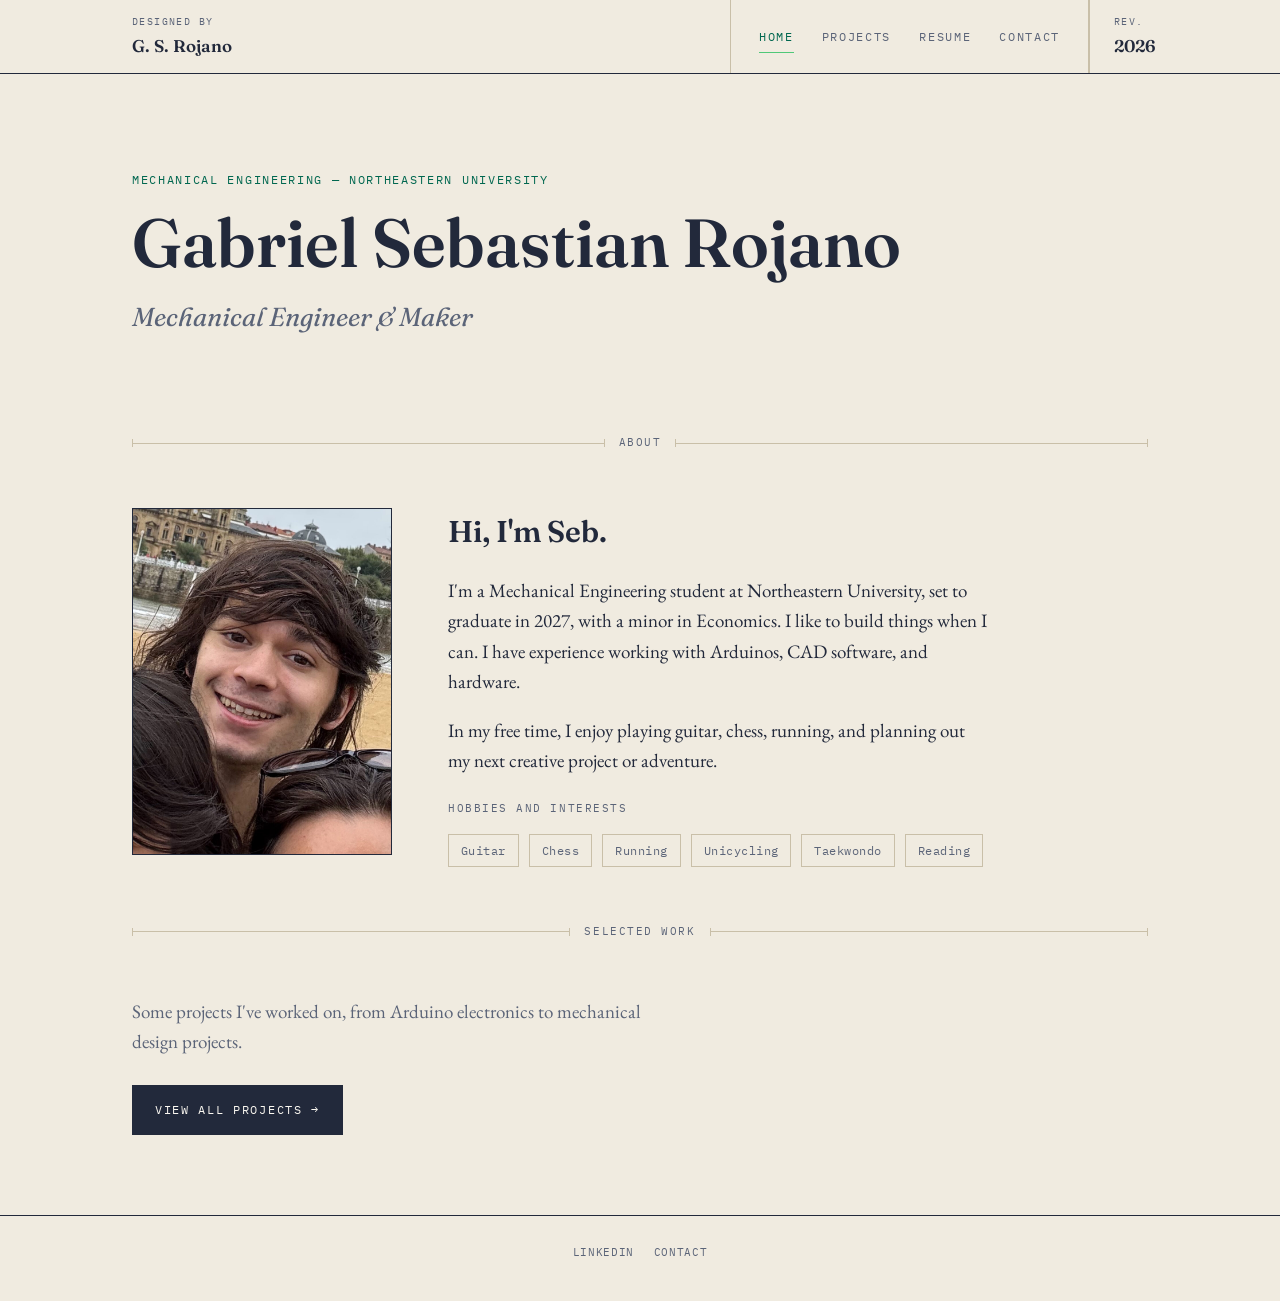
<file: index.html>
<!DOCTYPE html>
<html lang="en">
<head>
<meta charset="UTF-8">
<meta name="viewport" content="width=device-width, initial-scale=1.0">
<title>Gabriel Sebastian Rojano — Mechanical Engineer</title>
<meta name="description" content="Portfolio of Gabriel Sebastian Rojano, Mechanical Engineering student at Northeastern University.">
<link rel="stylesheet" href="styles.css">
</head>
<body>

<header class="titleblock">
  <div class="tb-grid">
    <div class="tb-cell">
      <span class="tb-label">Designed by</span>
      <span class="tb-value">G. S. Rojano</span>
    </div>
    <nav class="tb-nav">
      <a href="index.html" class="active">Home</a>
      <a href="projects.html">Projects</a>
      <a href="resume.html">Resume</a>
      <a href="contact.html">Contact</a>
    </nav>
    <div class="tb-cell">
      <span class="tb-label">Rev.</span>
      <span class="tb-value">2026</span>
    </div>
  </div>
</header>

<main class="wrap">

  <section class="hero">
    <p class="eyebrow">Mechanical Engineering — Northeastern University</p>
    <h1>Gabriel Sebastian&nbsp;Rojano</h1>
    <p class="role">Mechanical Engineer &amp; Maker</p>
  </section>

  <div class="dim-divider">
    <span class="dim-line"></span>
    <span class="dim-label">About</span>
    <span class="dim-line"></span>
  </div>

  <section class="about-grid">
    <div class="frame has-photo">
      <img src="seb-photo.jpg" alt="Gabriel Sebastian Rojano at the beach in San Sebastián, Spain">
    </div>
    <div class="about-copy">
      <h2>Hi, I'm Seb.</h2>
      <p>
        I'm a Mechanical Engineering student at Northeastern University, set to graduate in 2027,
        with a minor in Economics. I like to build things when I can. I have experience working
        with Arduinos, CAD software, and hardware.
      </p>
      <p>
        In my free time, I enjoy playing guitar, chess, running, and planning out my next creative
        project or adventure.
      </p>
      <div class="tags">
        <span class="tags-label">Hobbies and interests</span>
        <span class="tag">Guitar</span>
        <span class="tag">Chess</span>
        <span class="tag">Running</span>
        <span class="tag">Unicycling</span>
        <span class="tag">Taekwondo</span>
        <span class="tag">Reading</span>
      </div>
    </div>
  </section>

  <div class="dim-divider">
    <span class="dim-line"></span>
    <span class="dim-label">Selected Work</span>
    <span class="dim-line"></span>
  </div>

  <section style="margin-bottom: 40px;">
    <p style="max-width: 60ch; color: var(--ink-soft); margin-bottom: 28px;">
      Some projects I've worked on, from Arduino electronics to mechanical design projects.
    </p>
    <a href="projects.html" class="btn">View all projects →</a>
  </section>

</main>

<footer>
  <div class="wrap">
    <div class="footer-links">
      <a href="https://www.linkedin.com/in/sebastian-rojano" target="_blank" rel="noopener">LinkedIn</a>
      <a href="contact.html">Contact</a>
    </div>
  </div>
</footer>

</body>
</html>
</file>
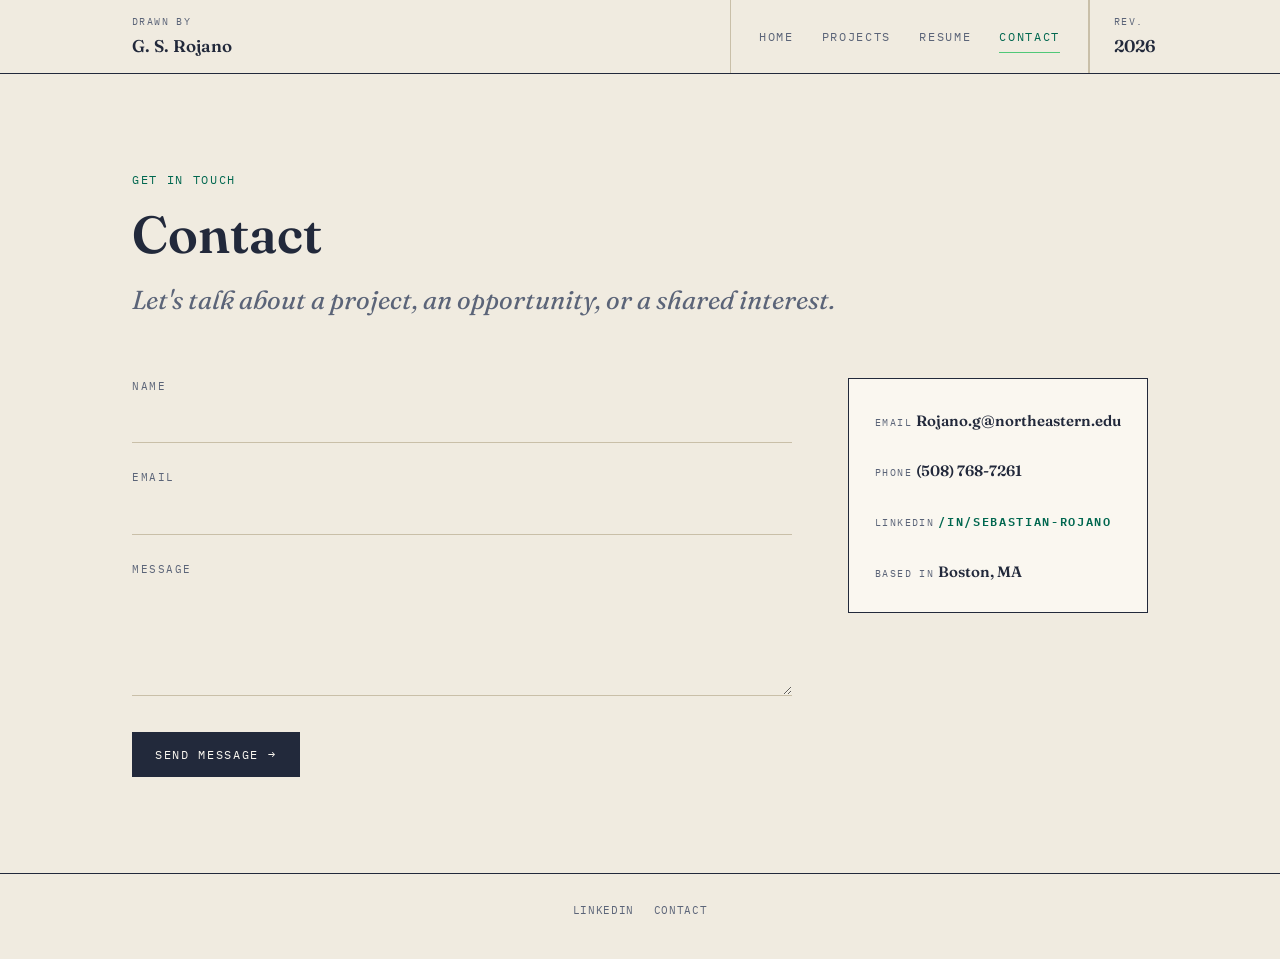
<file: contact.html>
<!DOCTYPE html>
<html lang="en">
<head>
<meta charset="UTF-8">
<meta name="viewport" content="width=device-width, initial-scale=1.0">
<title>Contact — Gabriel Sebastian Rojano</title>
<link rel="stylesheet" href="styles.css">
</head>
<body>

<header class="titleblock">
  <div class="tb-grid">
    <div class="tb-cell">
      <span class="tb-label">Drawn by</span>
      <span class="tb-value">G. S. Rojano</span>
    </div>
    <nav class="tb-nav">
      <a href="index.html">Home</a>
      <a href="projects.html">Projects</a>
      <a href="resume.html">Resume</a>
      <a href="contact.html" class="active">Contact</a>
    </nav>
    <div class="tb-cell">
      <span class="tb-label">Rev.</span>
      <span class="tb-value">2026</span>
    </div>
  </div>
</header>

<main class="wrap">

  <section class="hero" style="padding-bottom: 8px;">
    <p class="eyebrow">Get in touch</p>
    <h1 style="font-size: clamp(34px, 5vw, 52px);">Contact</h1>
    <p class="role">Let's talk about a project, an opportunity, or a shared interest.</p>
  </section>

  <section class="contact-grid" style="margin: 48px 0 60px;">

    <form id="contact-form">
      <div class="field">
        <label for="name">Name</label>
        <input type="text" id="name" name="name" required>
      </div>
      <div class="field">
        <label for="email">Email</label>
        <input type="email" id="email" name="email" required>
      </div>
      <div class="field">
        <label for="message">Message</label>
        <textarea id="message" name="message" required></textarea>
      </div>
      <button type="submit" class="btn">Send message →</button>
      <p id="form-note" style="font-family: var(--font-mono); font-size: 12px; color: var(--ink-soft); margin-top: 16px;"></p>
    </form>

    <aside class="contact-card">
      <div class="contact-item">
        <span class="tb-label">Email</span>
        <span class="tb-value">Rojano.g@northeastern.edu</span>
      </div>
      <div class="contact-item">
        <span class="tb-label">Phone</span>
        <span class="tb-value">(508) 768-7261</span>
      </div>
      <div class="contact-item">
        <span class="tb-label">LinkedIn</span>
        <span class="tb-value"><a href="https://www.linkedin.com/in/sebastian-rojano" target="_blank" rel="noopener" class="text-link" style="border:none;">/in/sebastian-rojano</a></span>
      </div>
      <div class="contact-item">
        <span class="tb-label">Based in</span>
        <span class="tb-value">Boston, MA</span>
      </div>
    </aside>

  </section>

</main>

<footer>
  <div class="wrap">
    <div class="footer-links">
      <a href="https://www.linkedin.com/in/sebastian-rojano" target="_blank" rel="noopener">LinkedIn</a>
      <a href="contact.html">Contact</a>
    </div>
  </div>
</footer>

<script>
  // This is a static site with no backend, so the form opens the visitor's
  // email client pre-filled with their message instead of submitting in-page.
  // For a true in-page submission, connect this form to a service like
  // Formspree or Netlify Forms and swap out this script.
  document.getElementById('contact-form').addEventListener('submit', function (e) {
    e.preventDefault();
    var name = document.getElementById('name').value;
    var email = document.getElementById('email').value;
    var message = document.getElementById('message').value;
    var subject = encodeURIComponent('Portfolio contact from ' + name);
    var body = encodeURIComponent(message + '\n\n— ' + name + ' (' + email + ')');
    window.location.href = 'mailto:Rojano.g@northeastern.edu?subject=' + subject + '&body=' + body;
    document.getElementById('form-note').textContent = 'Opening your email client…';
  });
</script>

</body>
</html>
</file>
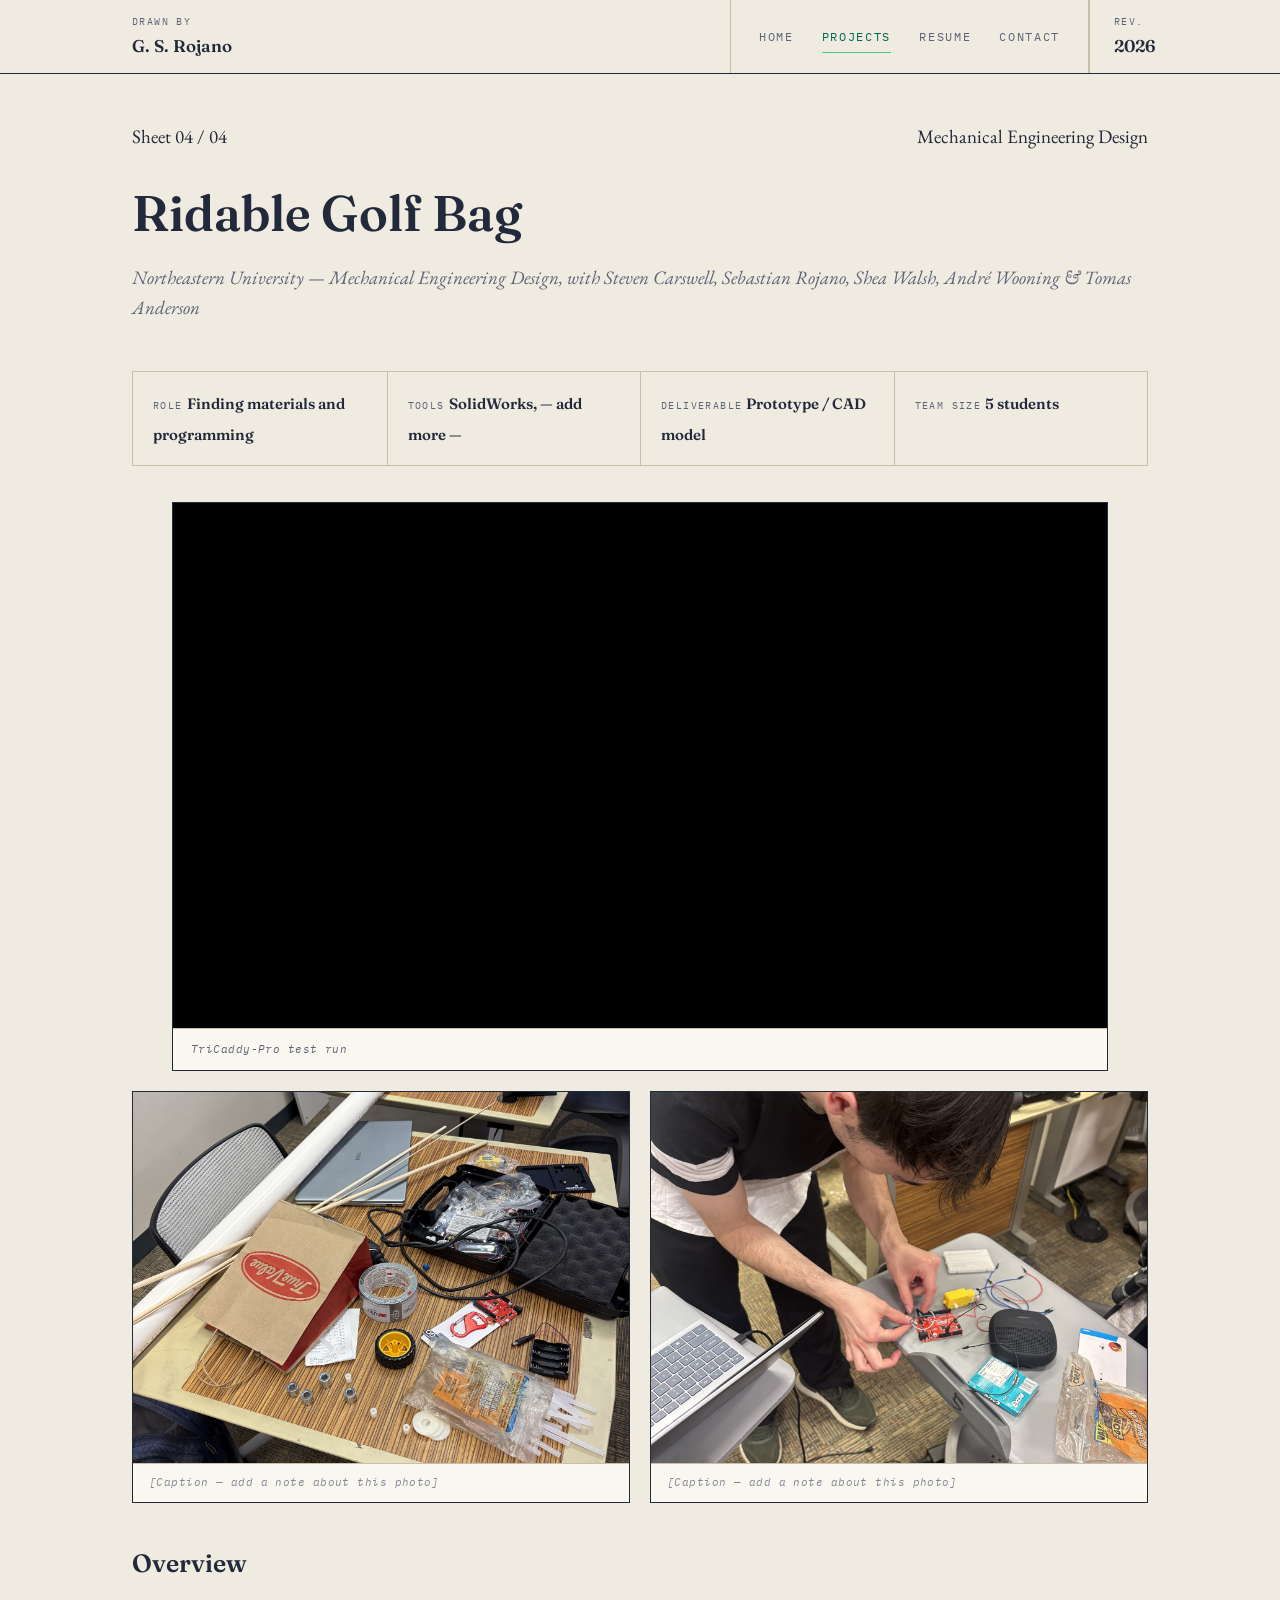
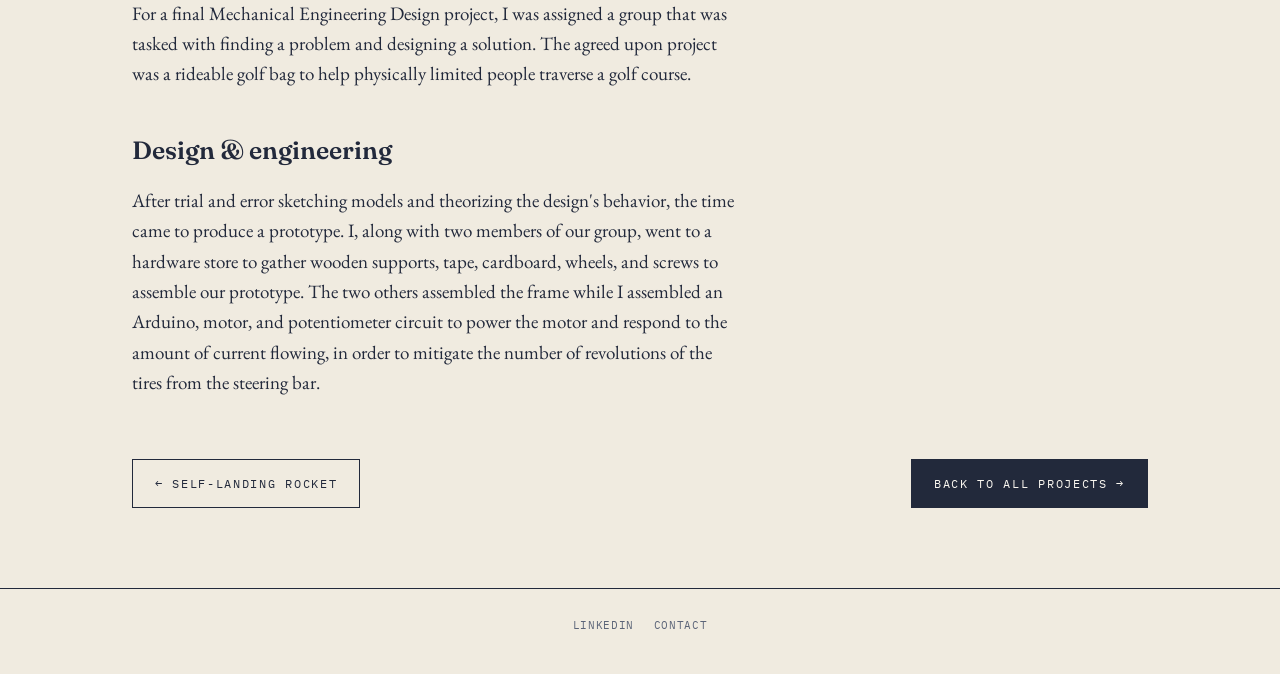
<file: project-golf-bag.html>
<!DOCTYPE html>
<html lang="en">
<head>
<meta charset="UTF-8">
<meta name="viewport" content="width=device-width, initial-scale=1.0">
<title>Ridable Golf Bag — Gabriel Sebastian Rojano</title>
<link rel="stylesheet" href="styles.css">
</head>
<body>

<header class="titleblock">
  <div class="tb-grid">
    <div class="tb-cell">
      <span class="tb-label">Drawn by</span>
      <span class="tb-value">G. S. Rojano</span>
    </div>
    <nav class="tb-nav">
      <a href="index.html">Home</a>
      <a href="projects.html" class="active">Projects</a>
      <a href="resume.html">Resume</a>
      <a href="contact.html">Contact</a>
    </nav>
    <div class="tb-cell">
      <span class="tb-label">Rev.</span>
      <span class="tb-value">2026</span>
    </div>
  </div>
</header>

<main class="wrap">

  <section class="project-hero">
    <div class="eyebrow-row">
      <p class="eyebrow" style="margin:0;">Sheet 04 / 04</p>
      <p class="eyebrow" style="margin:0;">Mechanical Engineering Design</p>
    </div>
    <h1>Ridable Golf Bag</h1>
    <p class="project-role">Northeastern University — Mechanical Engineering Design, with Steven Carswell, Sebastian Rojano, Shea Walsh, André Wooning &amp; Tomas Anderson</p>
  </section>

  <div class="spec-strip">
    <div class="spec-cell">
      <span class="tb-label">Role</span>
      <span class="tb-value" style="font-size:15px;">Finding materials and programming</span>
    </div>
    <div class="spec-cell">
      <span class="tb-label">Tools</span>
      <span class="tb-value" style="font-size:15px;">SolidWorks, — add more —</span>
    </div>
    <div class="spec-cell">
      <span class="tb-label">Deliverable</span>
      <span class="tb-value" style="font-size:15px;">Prototype / CAD model</span>
    </div>
    <div class="spec-cell">
      <span class="tb-label">Team size</span>
      <span class="tb-value" style="font-size:15px;">5 students</span>
    </div>
  </div>

  <figure class="video-hero">
    <div class="yt-embed">
      <iframe src="https://www.youtube.com/embed/QvfX4qZlEiw" title="TriCaddy-Pro test run" frameborder="0" allow="accelerometer; autoplay; clipboard-write; encrypted-media; gyroscope; picture-in-picture; web-share" allowfullscreen></iframe>
    </div>
    <figcaption><em>TriCaddy-Pro test run</em></figcaption>
  </figure>

  <div class="photo-row">
    <figure>
      <img src="golf-materials.jpg" alt="Build materials laid out: PVC pipe, wooden dowels, a small motor and wheel kit, and an electronics kit">
      <figcaption><em>[Caption — add a note about this photo]</em></figcaption>
    </figure>
    <figure>
      <img src="golf-assembly.jpg" alt="Wiring the motor controller on a breadboard during assembly">
      <figcaption><em>[Caption — add a note about this photo]</em></figcaption>
    </figure>
  </div>

  <div class="project-body">
    <h2>Overview</h2>
    <p>
      For a final Mechanical Engineering Design project, I was assigned a group that was
      tasked with finding a problem and designing a solution. The agreed upon project was a
      rideable golf bag to help physically limited people traverse a golf course.
    </p>

    <h2>Design &amp; engineering</h2>
    <p>
      After trial and error sketching models and theorizing the design's behavior, the time
      came to produce a prototype. I, along with two members of our group, went to a hardware
      store to gather wooden supports, tape, cardboard, wheels, and screws to assemble our
      prototype. The two others assembled the frame while I assembled an Arduino, motor, and
      potentiometer circuit to power the motor and respond to the amount of current flowing,
      in order to mitigate the number of revolutions of the tires from the steering bar.
    </p>
  </div>

  <div class="project-nav-links">
    <a href="project-rocket.html" class="btn-outline btn">← Self-Landing Rocket</a>
    <a href="projects.html" class="btn">Back to all projects →</a>
  </div>

</main>

<footer>
  <div class="wrap">
    <div class="footer-links">
      <a href="https://www.linkedin.com/in/sebastian-rojano" target="_blank" rel="noopener">LinkedIn</a>
      <a href="contact.html">Contact</a>
    </div>
  </div>
</footer>

</body>
</html>
</file>
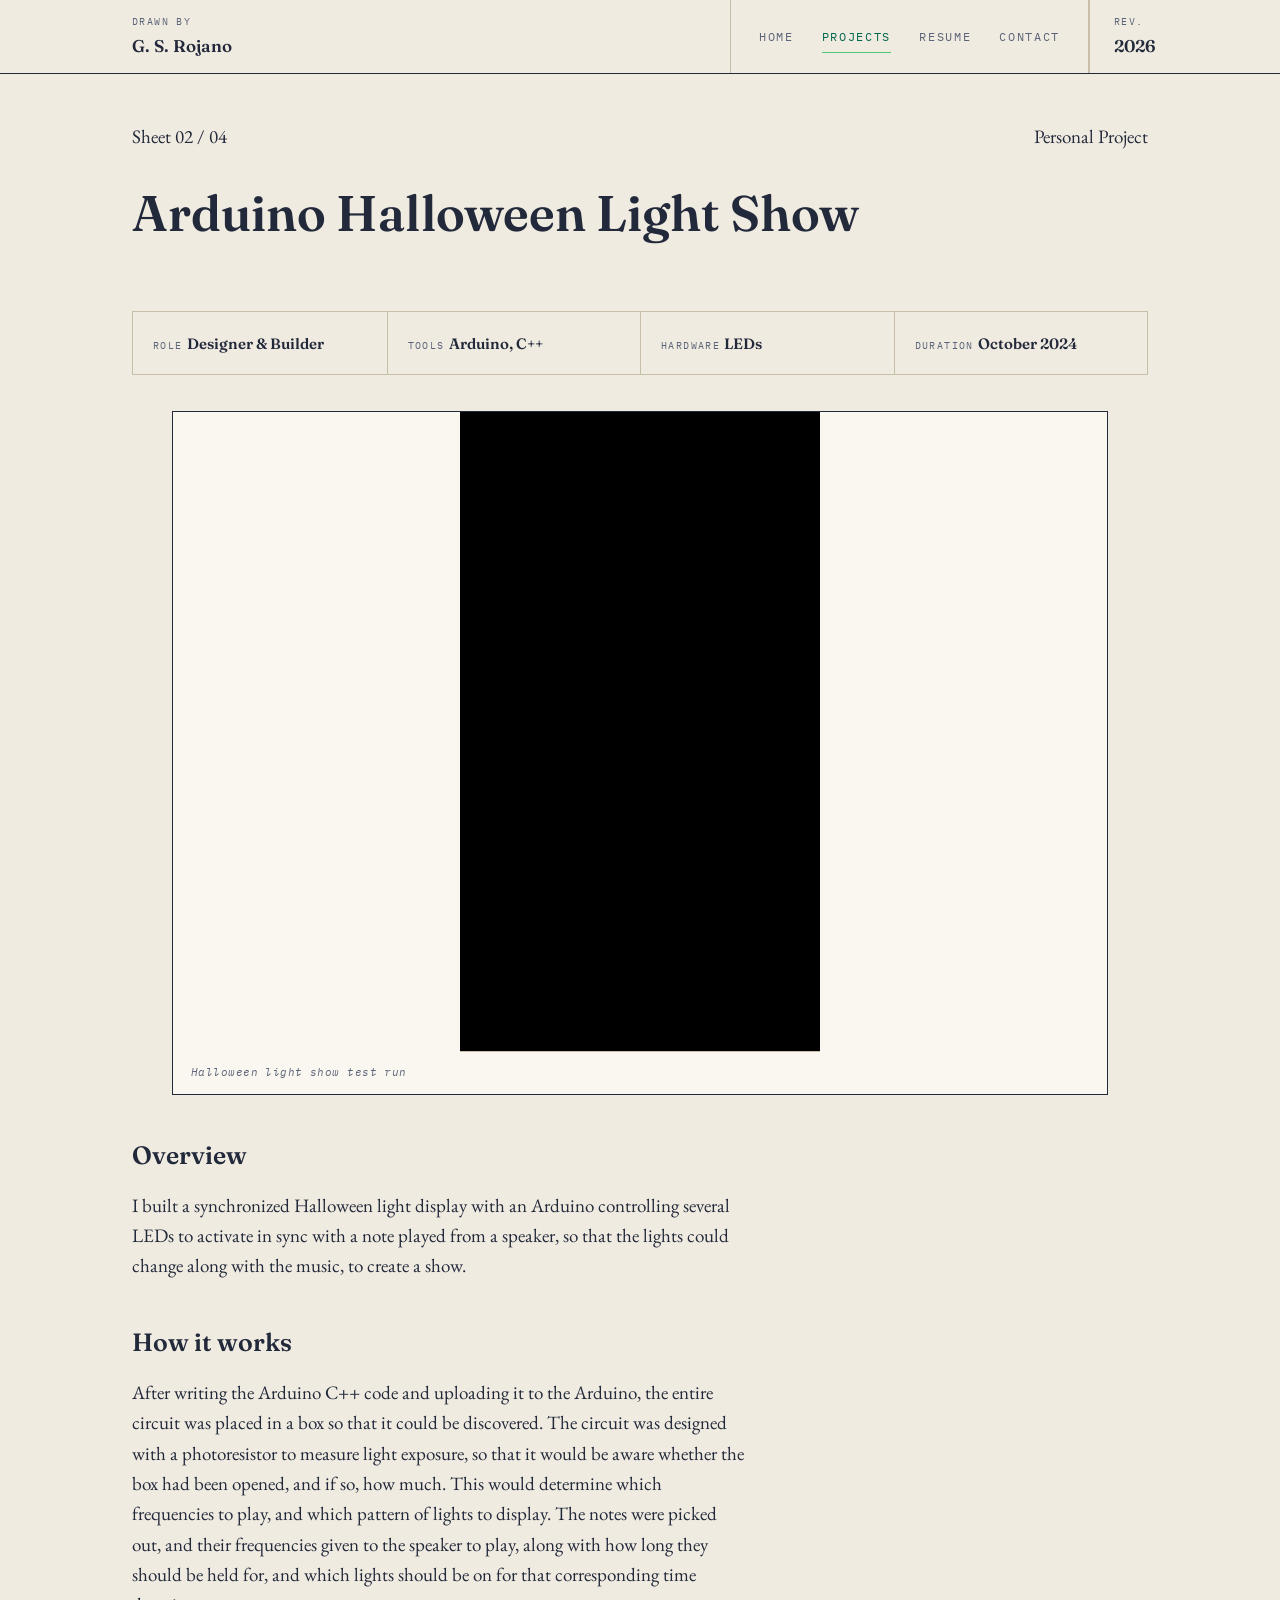
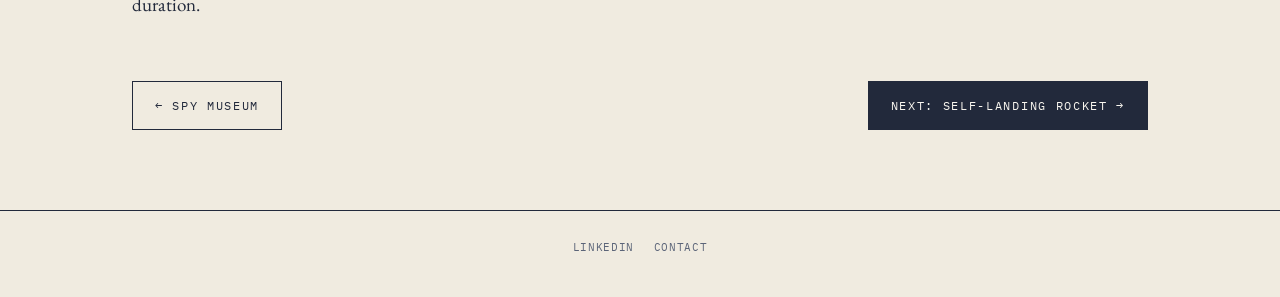
<file: project-halloween.html>
<!DOCTYPE html>
<html lang="en">
<head>
<meta charset="UTF-8">
<meta name="viewport" content="width=device-width, initial-scale=1.0">
<title>Arduino Halloween Light Show — Gabriel Sebastian Rojano</title>
<link rel="stylesheet" href="styles.css">
</head>
<body>

<header class="titleblock">
  <div class="tb-grid">
    <div class="tb-cell">
      <span class="tb-label">Drawn by</span>
      <span class="tb-value">G. S. Rojano</span>
    </div>
    <nav class="tb-nav">
      <a href="index.html">Home</a>
      <a href="projects.html" class="active">Projects</a>
      <a href="resume.html">Resume</a>
      <a href="contact.html">Contact</a>
    </nav>
    <div class="tb-cell">
      <span class="tb-label">Rev.</span>
      <span class="tb-value">2026</span>
    </div>
  </div>
</header>

<main class="wrap">

  <section class="project-hero">
    <div class="eyebrow-row">
      <p class="eyebrow" style="margin:0;">Sheet 02 / 04</p>
      <p class="eyebrow" style="margin:0;">Personal Project</p>
    </div>
    <h1>Arduino Halloween Light Show</h1>
  </section>

  <div class="spec-strip">
    <div class="spec-cell">
      <span class="tb-label">Role</span>
      <span class="tb-value" style="font-size:15px;">Designer &amp; Builder</span>
    </div>
    <div class="spec-cell">
      <span class="tb-label">Tools</span>
      <span class="tb-value" style="font-size:15px;">Arduino, C++</span>
    </div>
    <div class="spec-cell">
      <span class="tb-label">Hardware</span>
      <span class="tb-value" style="font-size:15px;">LEDs</span>
    </div>
    <div class="spec-cell">
      <span class="tb-label">Duration</span>
      <span class="tb-value" style="font-size:15px;">October 2024</span>
    </div>
  </div>

  <figure class="video-hero">
    <div class="yt-embed yt-embed-vertical">
      <iframe src="https://www.youtube.com/embed/Punc7Fdo3-g" title="Arduino Halloween Light Show" frameborder="0" allow="accelerometer; autoplay; clipboard-write; encrypted-media; gyroscope; picture-in-picture; web-share" allowfullscreen></iframe>
    </div>
    <figcaption><em>Halloween light show test run</em></figcaption>
  </figure>

  <div class="project-body">
    <h2>Overview</h2>
    <p>
      I built a synchronized Halloween light display with an Arduino controlling several LEDs
      to activate in sync with a note played from a speaker, so that the lights could change
      along with the music, to create a show.
    </p>

    <h2>How it works</h2>
    <p>
      After writing the Arduino C++ code and uploading it to the Arduino, the entire circuit
      was placed in a box so that it could be discovered. The circuit was designed with a
      photoresistor to measure light exposure, so that it would be aware whether the box had
      been opened, and if so, how much. This would determine which frequencies to play, and
      which pattern of lights to display. The notes were picked out, and their frequencies
      given to the speaker to play, along with how long they should be held for, and which
      lights should be on for that corresponding time duration.
    </p>
  </div>

  <div class="project-nav-links">
    <a href="project-spy-museum.html" class="btn-outline btn">← Spy Museum</a>
    <a href="project-rocket.html" class="btn">Next: Self-Landing Rocket →</a>
  </div>

</main>

<footer>
  <div class="wrap">
    <div class="footer-links">
      <a href="https://www.linkedin.com/in/sebastian-rojano" target="_blank" rel="noopener">LinkedIn</a>
      <a href="contact.html">Contact</a>
    </div>
  </div>
</footer>

</body>
</html>
</file>
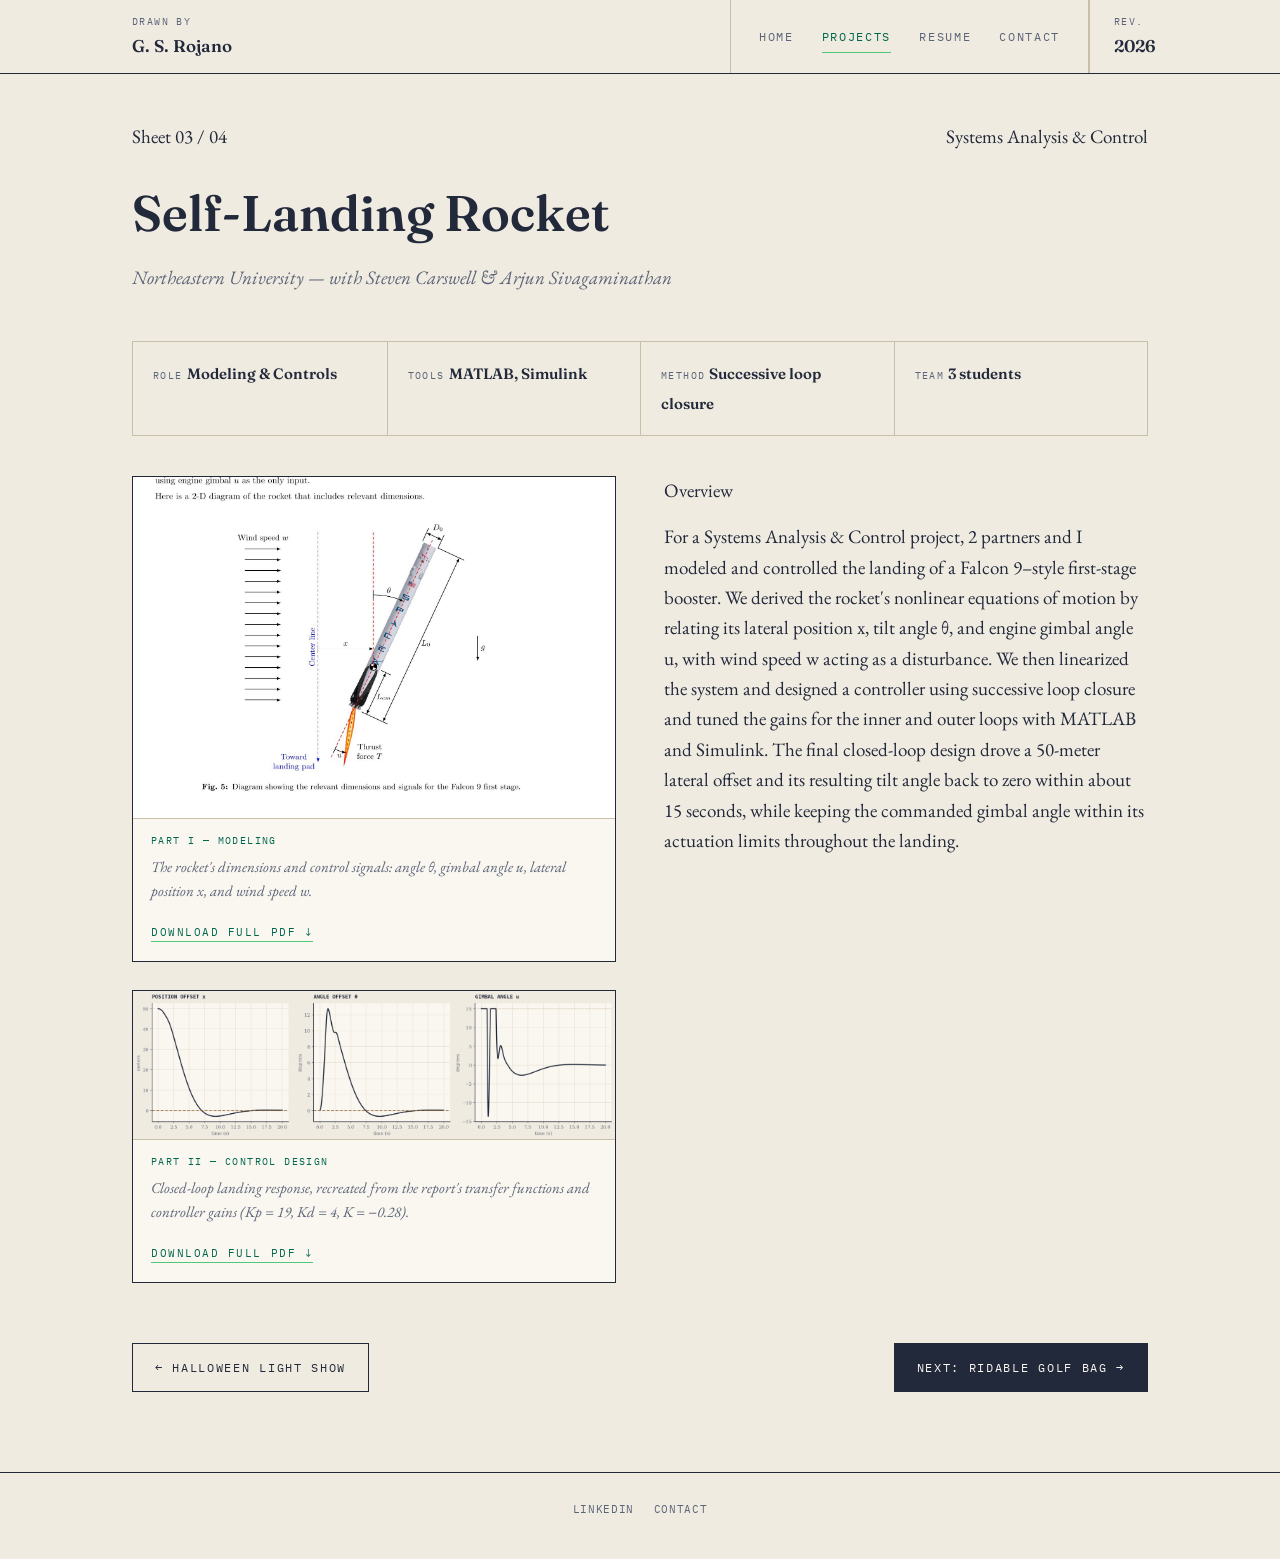
<file: project-rocket.html>
<!DOCTYPE html>
<html lang="en">
<head>
<meta charset="UTF-8">
<meta name="viewport" content="width=device-width, initial-scale=1.0">
<title>Self-Landing Rocket — Gabriel Sebastian Rojano</title>
<link rel="stylesheet" href="styles.css">
</head>
<body>

<header class="titleblock">
  <div class="tb-grid">
    <div class="tb-cell">
      <span class="tb-label">Drawn by</span>
      <span class="tb-value">G. S. Rojano</span>
    </div>
    <nav class="tb-nav">
      <a href="index.html">Home</a>
      <a href="projects.html" class="active">Projects</a>
      <a href="resume.html">Resume</a>
      <a href="contact.html">Contact</a>
    </nav>
    <div class="tb-cell">
      <span class="tb-label">Rev.</span>
      <span class="tb-value">2026</span>
    </div>
  </div>
</header>

<main class="wrap">

  <section class="project-hero">
    <div class="eyebrow-row">
      <p class="eyebrow" style="margin:0;">Sheet 03 / 04</p>
      <p class="eyebrow" style="margin:0;">Systems Analysis &amp; Control</p>
    </div>
    <h1>Self-Landing Rocket</h1>
    <p class="project-role">Northeastern University — with Steven Carswell &amp; Arjun Sivagaminathan</p>
  </section>

  <div class="spec-strip">
    <div class="spec-cell">
      <span class="tb-label">Role</span>
      <span class="tb-value" style="font-size:15px;">Modeling &amp; Controls</span>
    </div>
    <div class="spec-cell">
      <span class="tb-label">Tools</span>
      <span class="tb-value" style="font-size:15px;">MATLAB, Simulink</span>
    </div>
    <div class="spec-cell">
      <span class="tb-label">Method</span>
      <span class="tb-value" style="font-size:15px;">Successive loop closure</span>
    </div>
    <div class="spec-cell">
      <span class="tb-label">Team</span>
      <span class="tb-value" style="font-size:15px;">3 students</span>
    </div>
  </div>

  <section class="media-text-grid">

    <div class="figure-stack">

      <div class="figure-card">
        <img src="rocket-part1-diagram.jpg" alt="Diagram of the Falcon 9 first stage showing rocket angle theta, gimbal angle u, horizontal position x, and wind speed w">
        <div class="figure-card-body">
          <p class="figure-card-label">Part I — Modeling</p>
          <p class="figure-card-caption">The rocket's dimensions and control signals: angle θ, gimbal angle u, lateral position x, and wind speed w.</p>
          <a href="part1.pdf" class="text-link" download>Download full PDF ↓</a>
        </div>
      </div>

      <div class="figure-card">
        <img src="rocket-part2-results.png" alt="Closed-loop simulation graphs showing position offset, angle offset, and gimbal angle converging to zero over time">
        <div class="figure-card-body">
          <p class="figure-card-label">Part II — Control Design</p>
          <p class="figure-card-caption">Closed-loop landing response, recreated from the report's transfer functions and controller gains (Kp = 19, Kd = 4, K = −0.28).</p>
          <a href="part2.pdf" class="text-link" download>Download full PDF ↓</a>
        </div>
      </div>

    </div>

    <div class="project-text-col">
      <p class="eyebrow">Overview</p>
      <p>
        For a Systems Analysis &amp; Control project, 2 partners and I modeled and controlled
        the landing of a Falcon 9–style first-stage booster. We derived the rocket's nonlinear
        equations of motion by relating its lateral position x, tilt angle θ, and engine gimbal
        angle u, with wind speed w acting as a disturbance. We then linearized the system and
        designed a controller using successive loop closure and tuned the gains for the inner
        and outer loops with MATLAB and Simulink. The final closed-loop design drove a 50-meter
        lateral offset and its resulting tilt angle back to zero within about 15 seconds, while
        keeping the commanded gimbal angle within its actuation limits throughout the landing.
      </p>
    </div>

  </section>

  <div class="project-nav-links">
    <a href="project-halloween.html" class="btn-outline btn">← Halloween Light Show</a>
    <a href="project-golf-bag.html" class="btn">Next: Ridable Golf Bag →</a>
  </div>

</main>

<footer>
  <div class="wrap">
    <div class="footer-links">
      <a href="https://www.linkedin.com/in/sebastian-rojano" target="_blank" rel="noopener">LinkedIn</a>
      <a href="contact.html">Contact</a>
    </div>
  </div>
</footer>

</body>
</html>
</file>
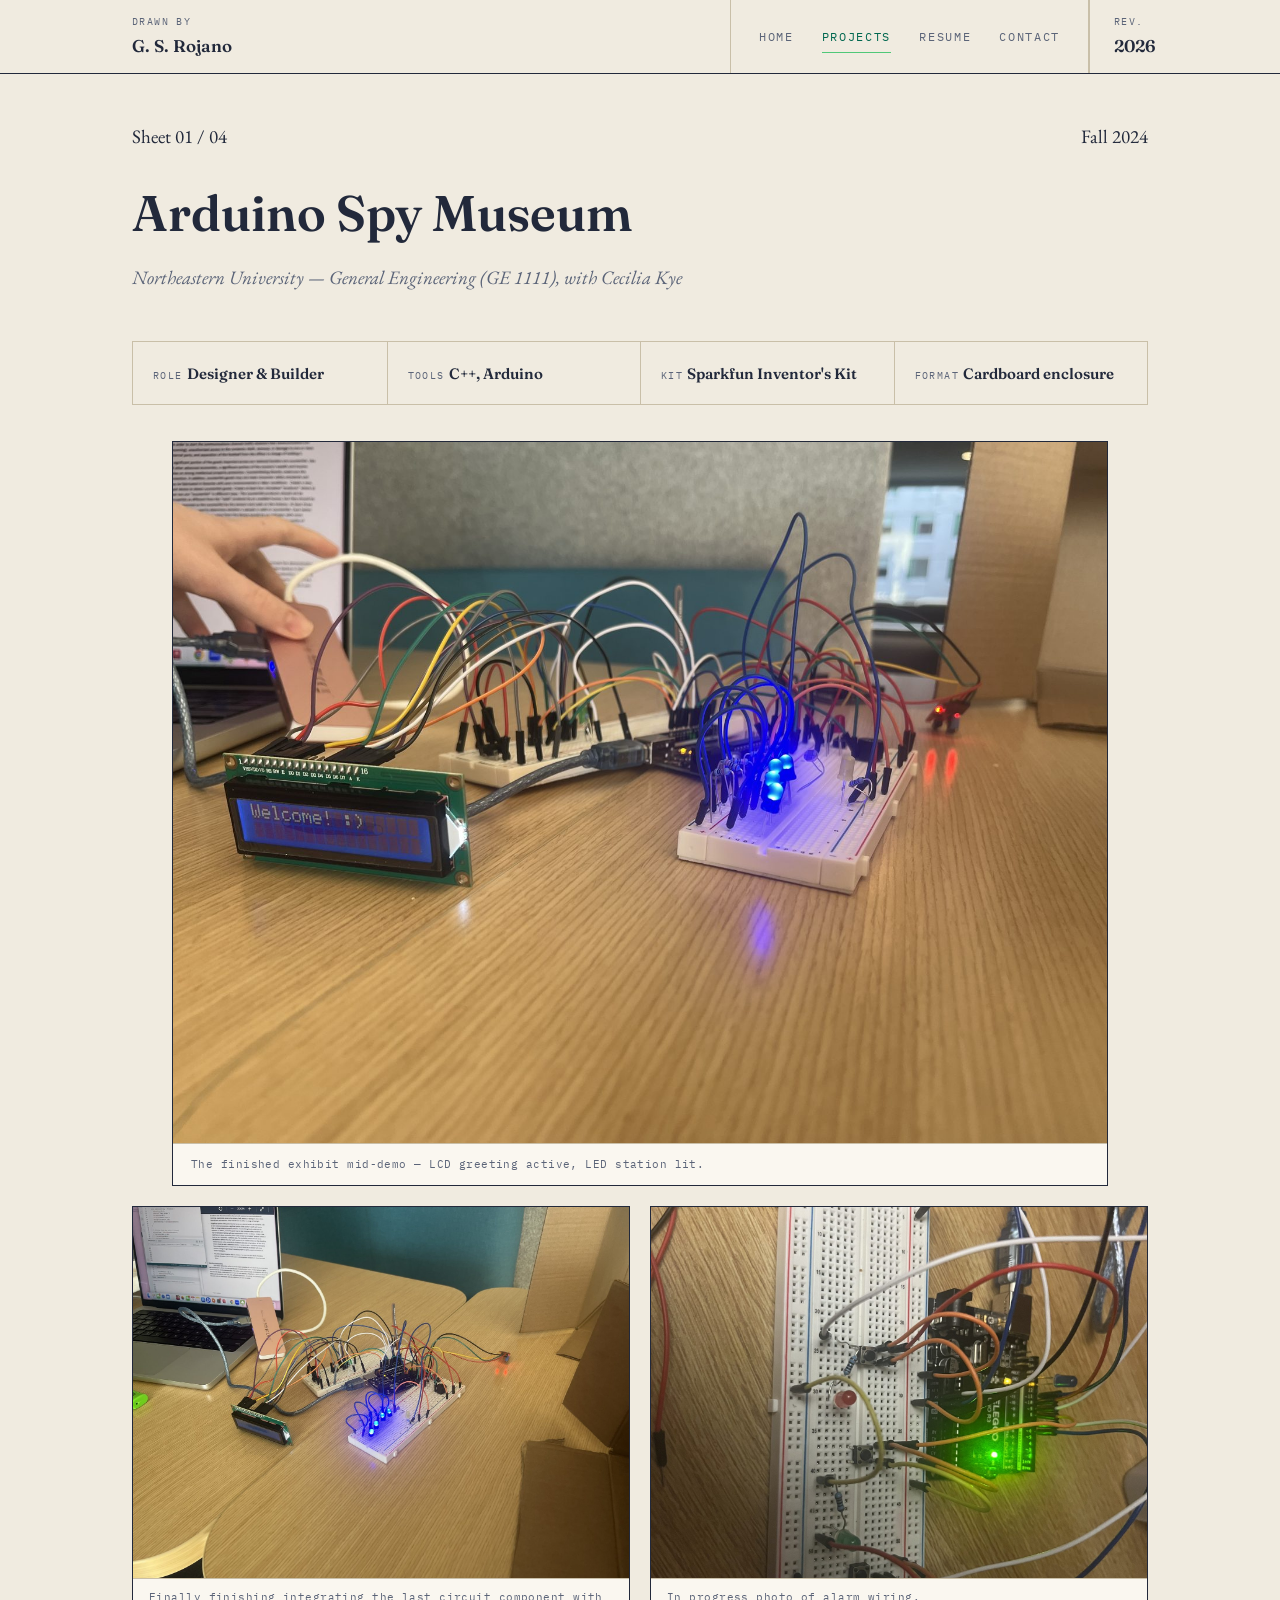
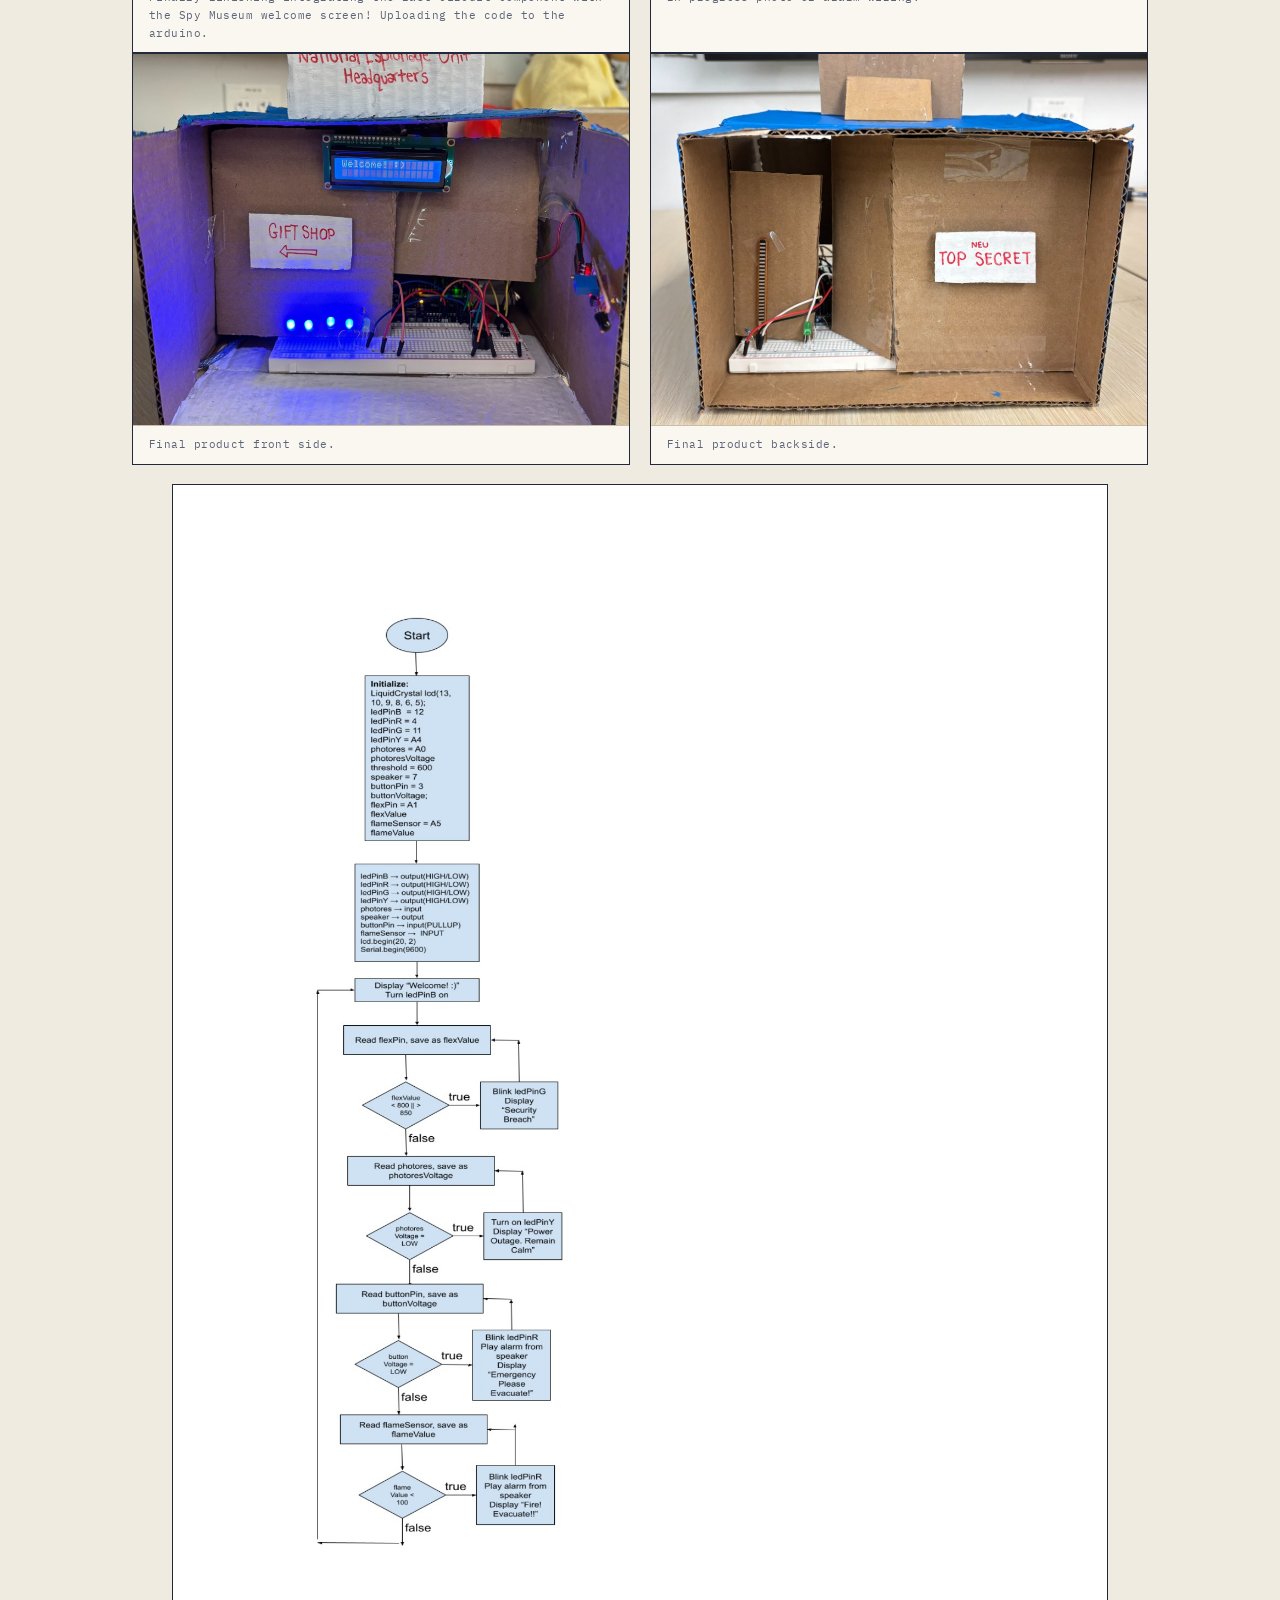
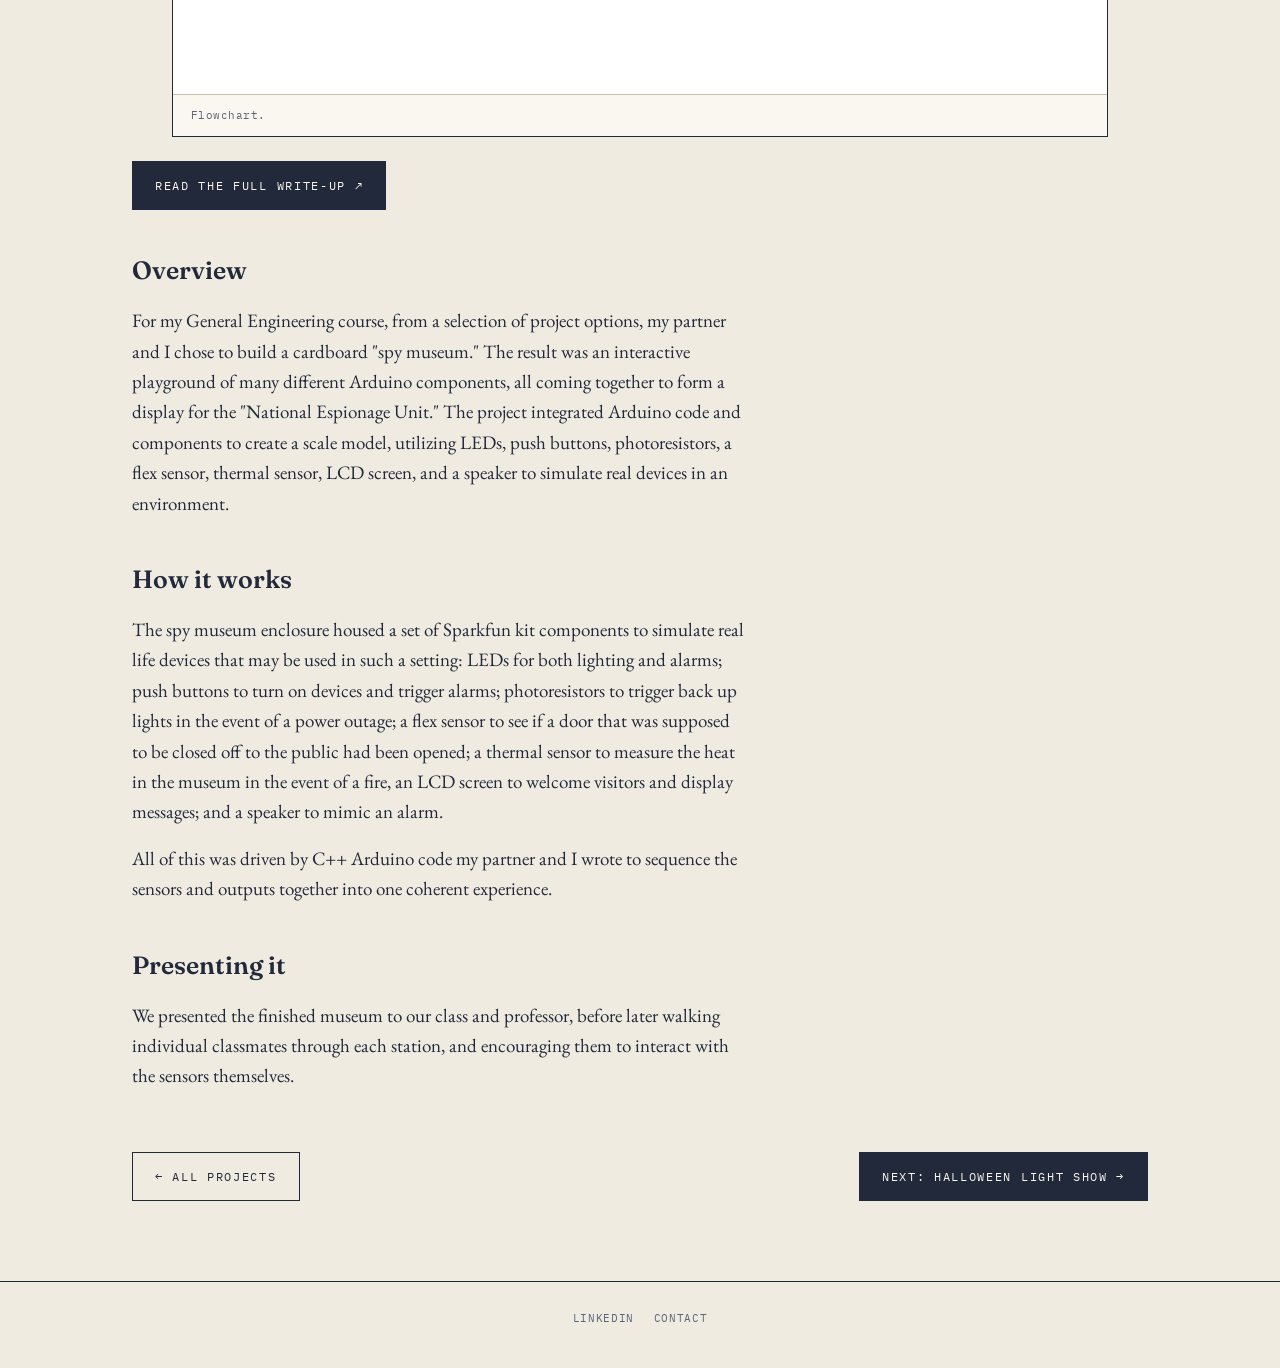
<file: project-spy-museum.html>
<!DOCTYPE html>
<html lang="en">
<head>
<meta charset="UTF-8">
<meta name="viewport" content="width=device-width, initial-scale=1.0">
<title>Arduino Spy Museum — Gabriel Sebastian Rojano</title>
<link rel="stylesheet" href="styles.css">
</head>
<body>

<header class="titleblock">
  <div class="tb-grid">
    <div class="tb-cell">
      <span class="tb-label">Drawn by</span>
      <span class="tb-value">G. S. Rojano</span>
    </div>
    <nav class="tb-nav">
      <a href="index.html">Home</a>
      <a href="projects.html" class="active">Projects</a>
      <a href="resume.html">Resume</a>
      <a href="contact.html">Contact</a>
    </nav>
    <div class="tb-cell">
      <span class="tb-label">Rev.</span>
      <span class="tb-value">2026</span>
    </div>
  </div>
</header>

<main class="wrap">

  <section class="project-hero">
    <div class="eyebrow-row">
      <p class="eyebrow" style="margin:0;">Sheet 01 / 04</p>
      <p class="eyebrow" style="margin:0;">Fall 2024</p>
    </div>
    <h1>Arduino Spy Museum</h1>
    <p class="project-role">Northeastern University — General Engineering (GE 1111), with Cecilia Kye</p>
  </section>

  <div class="spec-strip">
    <div class="spec-cell">
      <span class="tb-label">Role</span>
      <span class="tb-value" style="font-size:15px;">Designer &amp; Builder</span>
    </div>
    <div class="spec-cell">
      <span class="tb-label">Tools</span>
      <span class="tb-value" style="font-size:15px;">C++, Arduino</span>
    </div>
    <div class="spec-cell">
      <span class="tb-label">Kit</span>
      <span class="tb-value" style="font-size:15px;">Sparkfun Inventor's Kit</span>
    </div>
    <div class="spec-cell">
      <span class="tb-label">Format</span>
      <span class="tb-value" style="font-size:15px;">Cardboard enclosure</span>
    </div>
  </div>

  <figure class="photo-hero">
    <img src="spy-hero.jpg" alt="Breadboard circuit with an LCD screen displaying 'Welcome! :)' next to an Arduino and blue LED exhibit lights">
    <figcaption>The finished exhibit mid-demo — LCD greeting active, LED station lit.</figcaption>
  </figure>

  <div class="photo-row">
    <figure>
      <img src="spy-wide.jpg" alt="Full desk setup with laptop, Arduino, breadboards, and LED exhibit">
      <figcaption>Finally finishing integrating the last circuit component with the Spy Museum welcome screen! Uploading the code to the arduino.</figcaption>
    </figure>
    <figure>
      <img src="spy-buttons.jpg" alt="Close-up of a breadboard with push buttons, an LED, and a buzzer wired to an Arduino">
      <figcaption>In progress photo of alarm wiring.</figcaption>
    </figure>
  </div>

  <div class="photo-row">
    <figure>
      <img src="spy-front.jpg" alt="Finished cardboard exhibit labeled National Espionage Unit Headquarters with an LCD welcome screen and blue LED lighting">
      <figcaption>Final product front side.</figcaption>
    </figure>
    <figure>
      <img src="spy-back.jpg" alt="Back of the cardboard exhibit showing the breadboard, flex sensor, and wiring behind a Top Secret label">
      <figcaption>Final product backside.</figcaption>
    </figure>
  </div>

  <figure class="photo-hero">
    <img src="spy-flowchart.jpg" alt="Flowchart of the Arduino control logic for the Spy Museum exhibit, from initialization through the security, power, emergency, and fire alarm checks">
    <figcaption>Flowchart.</figcaption>
  </figure>

  <div class="writeup-link-row">
    <a href="https://docs.google.com/document/d/1_zA5MUv_s1PEwF4K6mUMCougHdmhsanZG95wxny8GTM/edit?usp=sharing" target="_blank" rel="noopener" class="btn">Read the full write-up ↗</a>
  </div>

  <div class="project-body">
    <h2>Overview</h2>
    <p>
      For my General Engineering course, from a selection of project options, my partner and I
      chose to build a cardboard "spy museum." The result was an interactive playground of many
      different Arduino components, all coming together to form a display for the "National
      Espionage Unit." The project integrated Arduino code and components to create a scale
      model, utilizing LEDs, push buttons, photoresistors, a flex sensor, thermal sensor, LCD
      screen, and a speaker to simulate real devices in an environment.
    </p>

    <h2>How it works</h2>
    <p>
      The spy museum enclosure housed a set of Sparkfun kit components to simulate real life
      devices that may be used in such a setting: LEDs for both lighting and alarms; push
      buttons to turn on devices and trigger alarms; photoresistors to trigger back up lights in
      the event of a power outage; a flex sensor to see if a door that was supposed to be closed
      off to the public had been opened; a thermal sensor to measure the heat in the museum in
      the event of a fire, an LCD screen to welcome visitors and display messages; and a speaker
      to mimic an alarm.
    </p>
    <p>
      All of this was driven by C++ Arduino code my partner and I wrote to sequence the sensors
      and outputs together into one coherent experience.
    </p>

    <h2>Presenting it</h2>
    <p>
      We presented the finished museum to our class and professor, before later walking
      individual classmates through each station, and encouraging them to interact with the
      sensors themselves.
    </p>
  </div>

  <div class="project-nav-links">
    <a href="projects.html" class="btn-outline btn">← All projects</a>
    <a href="project-halloween.html" class="btn">Next: Halloween Light Show →</a>
  </div>

</main>

<footer>
  <div class="wrap">
    <div class="footer-links">
      <a href="https://www.linkedin.com/in/sebastian-rojano" target="_blank" rel="noopener">LinkedIn</a>
      <a href="contact.html">Contact</a>
    </div>
  </div>
</footer>

</body>
</html>
</file>
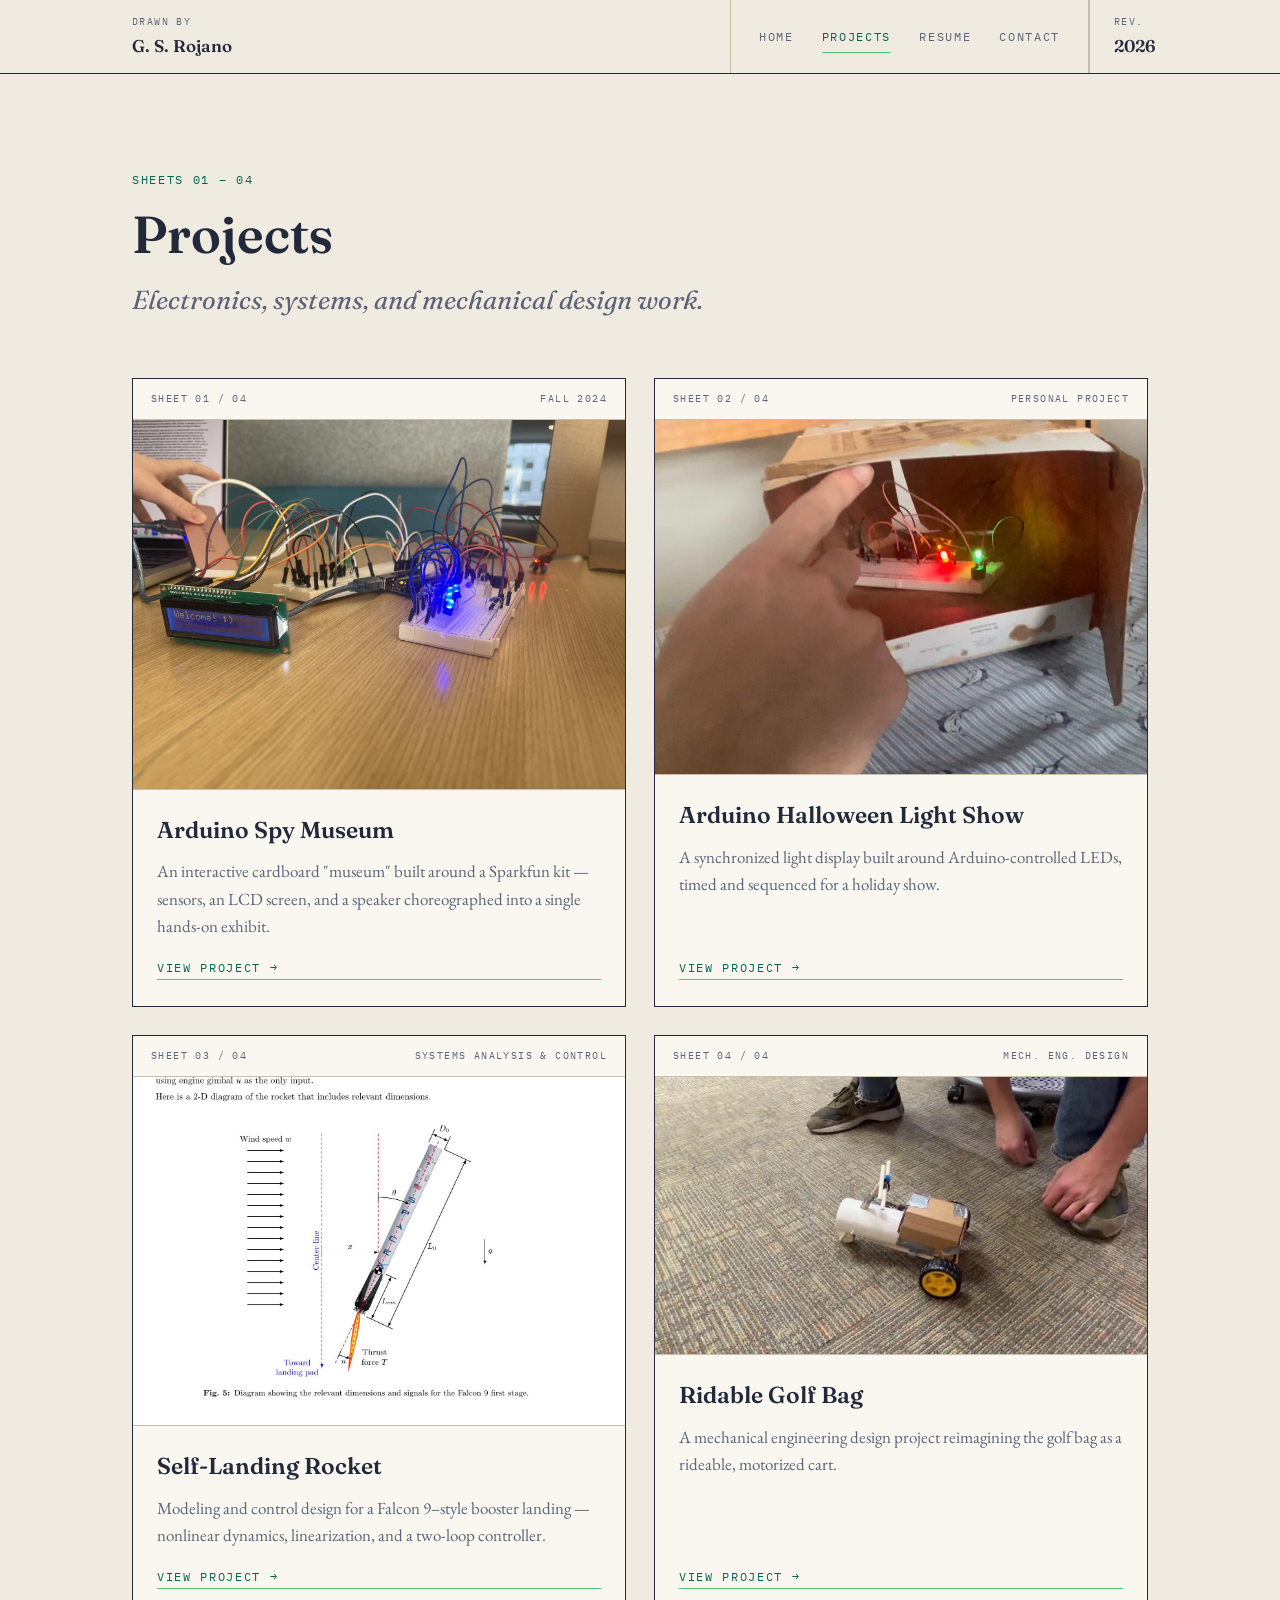
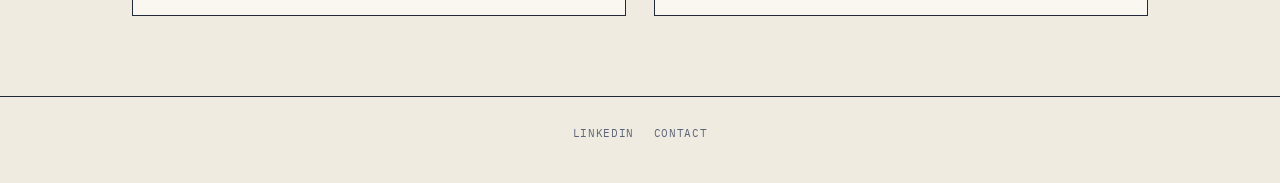
<file: projects.html>
<!DOCTYPE html>
<html lang="en">
<head>
<meta charset="UTF-8">
<meta name="viewport" content="width=device-width, initial-scale=1.0">
<title>Projects — Gabriel Sebastian Rojano</title>
<link rel="stylesheet" href="styles.css">
</head>
<body>

<header class="titleblock">
  <div class="tb-grid">
    <div class="tb-cell">
      <span class="tb-label">Drawn by</span>
      <span class="tb-value">G. S. Rojano</span>
    </div>
    <nav class="tb-nav">
      <a href="index.html">Home</a>
      <a href="projects.html" class="active">Projects</a>
      <a href="resume.html">Resume</a>
      <a href="contact.html">Contact</a>
    </nav>
    <div class="tb-cell">
      <span class="tb-label">Rev.</span>
      <span class="tb-value">2026</span>
    </div>
  </div>
</header>

<main class="wrap">

  <section class="hero" style="padding-bottom: 8px;">
    <p class="eyebrow">Sheets 01 – 04</p>
    <h1 style="font-size: clamp(34px, 5vw, 52px);">Projects</h1>
    <p class="role">Electronics, systems, and mechanical design work.</p>
  </section>

  <section class="sheet-grid" style="margin: 48px 0 60px;">

    <a href="project-spy-museum.html" class="sheet-card">
      <div class="sheet-head">
        <span>Sheet 01 / 04</span>
        <span>Fall 2024</span>
      </div>
      <div class="sheet-visual" style="background:var(--paper-light); padding:0;">
        <img src="spy-hero.jpg" alt="Arduino spy museum exhibit with LCD greeting" style="width:100%; height:100%; object-fit:cover;">
      </div>
      <div class="sheet-body">
        <h3>Arduino Spy Museum</h3>
        <p>An interactive cardboard "museum" built around a Sparkfun kit — sensors, an LCD screen, and a speaker choreographed into a single hands-on exhibit.</p>
        <span class="text-link">View project →</span>
      </div>
    </a>

    <a href="project-halloween.html" class="sheet-card">
      <div class="sheet-head">
        <span>Sheet 02 / 04</span>
        <span>Personal Project</span>
      </div>
      <div class="sheet-visual" style="background:var(--paper-light); padding:0;">
        <img src="halloween-wiring.jpg" alt="Breadboard with red and green LEDs wired inside a cardboard enclosure" style="width:100%; height:100%; object-fit:cover;">
      </div>
      <div class="sheet-body">
        <h3>Arduino Halloween Light Show</h3>
        <p>A synchronized light display built around Arduino-controlled LEDs, timed and sequenced for a holiday show.</p>
        <span class="text-link">View project →</span>
      </div>
    </a>

    <a href="project-rocket.html" class="sheet-card">
      <div class="sheet-head">
        <span>Sheet 03 / 04</span>
        <span>Systems Analysis &amp; Control</span>
      </div>
      <div class="sheet-visual" style="background:var(--paper-light); padding:0;">
        <img src="rocket-part1-diagram.jpg" alt="Falcon 9 rocket modeling diagram" style="width:100%; height:100%; object-fit:cover;">
      </div>
      <div class="sheet-body">
        <h3>Self-Landing Rocket</h3>
        <p>Modeling and control design for a Falcon 9–style booster landing — nonlinear dynamics, linearization, and a two-loop controller.</p>
        <span class="text-link">View project →</span>
      </div>
    </a>

    <a href="project-golf-bag.html" class="sheet-card">
      <div class="sheet-head">
        <span>Sheet 04 / 04</span>
        <span>Mech. Eng. Design</span>
      </div>
      <div class="sheet-visual" style="background:var(--paper-light); padding:0;">
        <img src="golf-video-poster.jpg" alt="Small motorized cart prototype for the golf bag project" style="width:100%; height:100%; object-fit:cover;">
      </div>
      <div class="sheet-body">
        <h3>Ridable Golf Bag</h3>
        <p>A mechanical engineering design project reimagining the golf bag as a rideable, motorized cart.</p>
        <span class="text-link">View project →</span>
      </div>
    </a>

  </section>

</main>

<footer>
  <div class="wrap">
    <div class="footer-links">
      <a href="https://www.linkedin.com/in/sebastian-rojano" target="_blank" rel="noopener">LinkedIn</a>
      <a href="contact.html">Contact</a>
    </div>
  </div>
</footer>

</body>
</html>
</file>
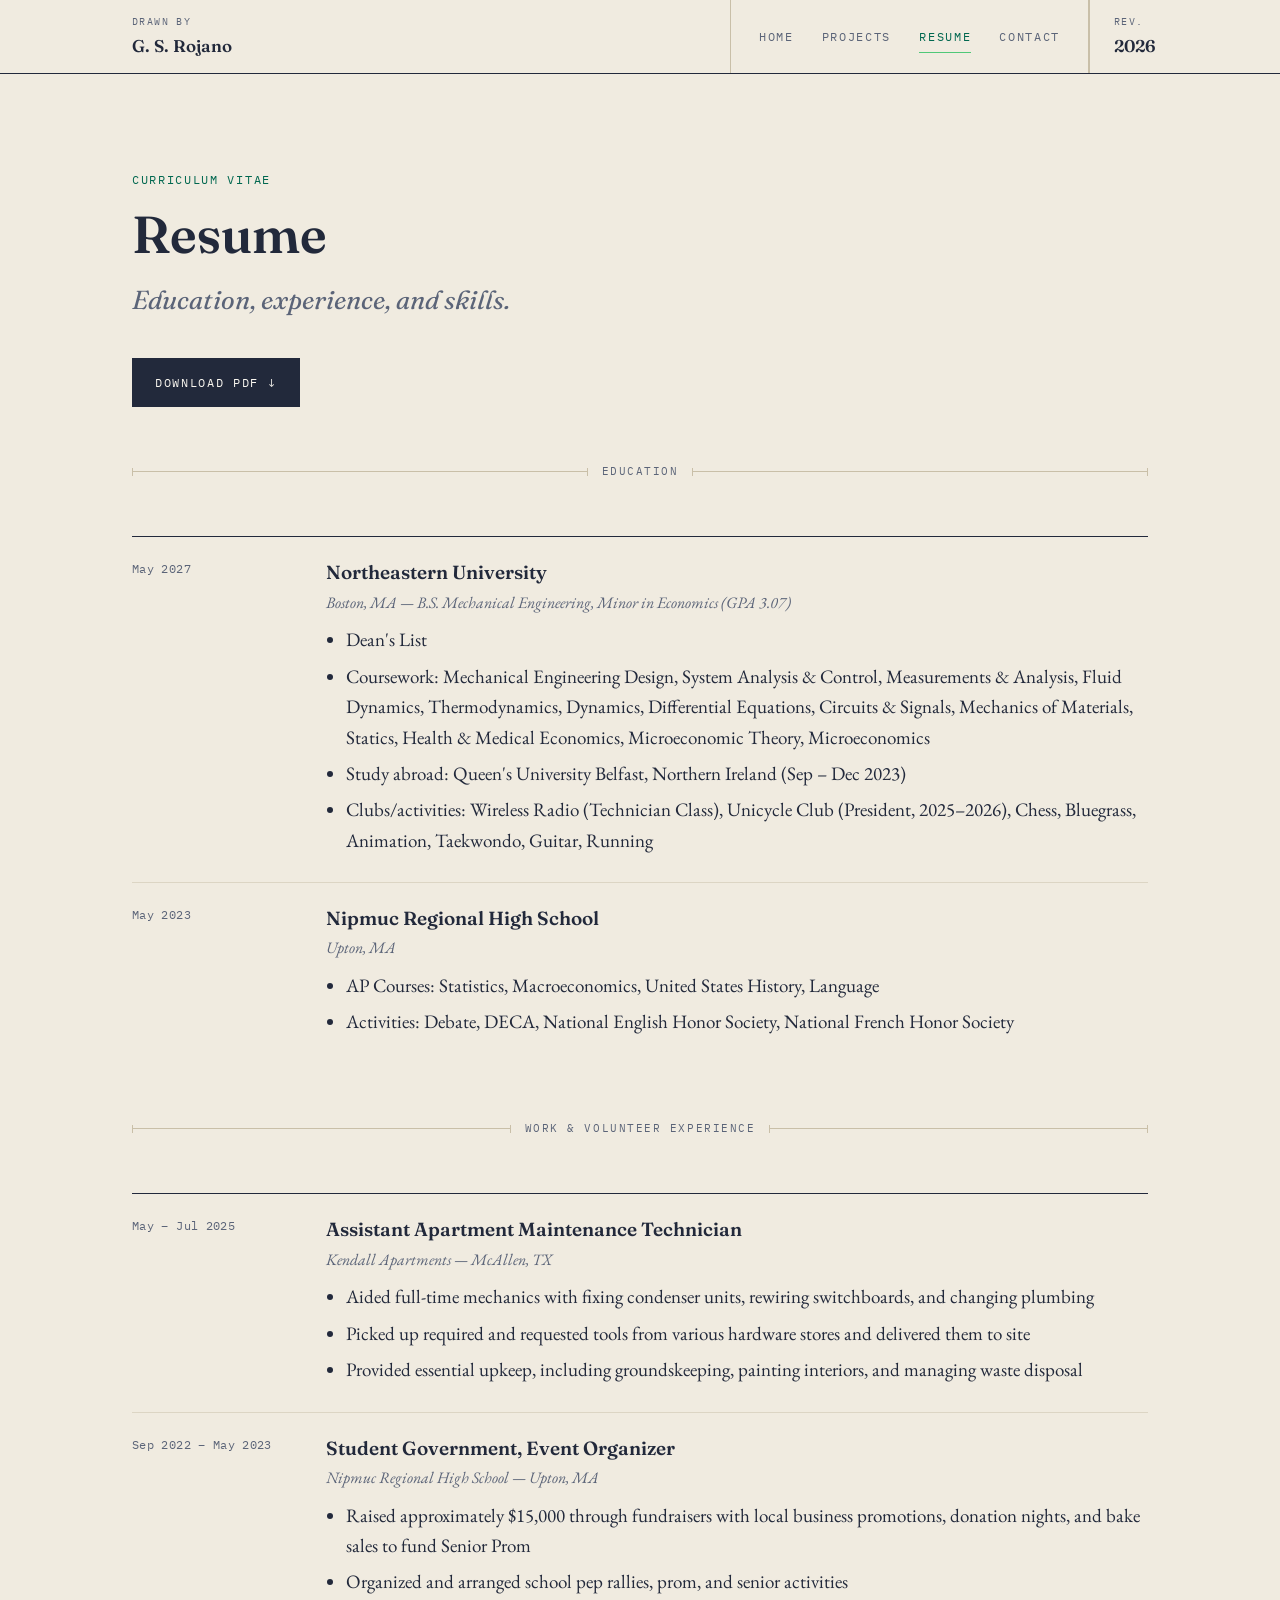
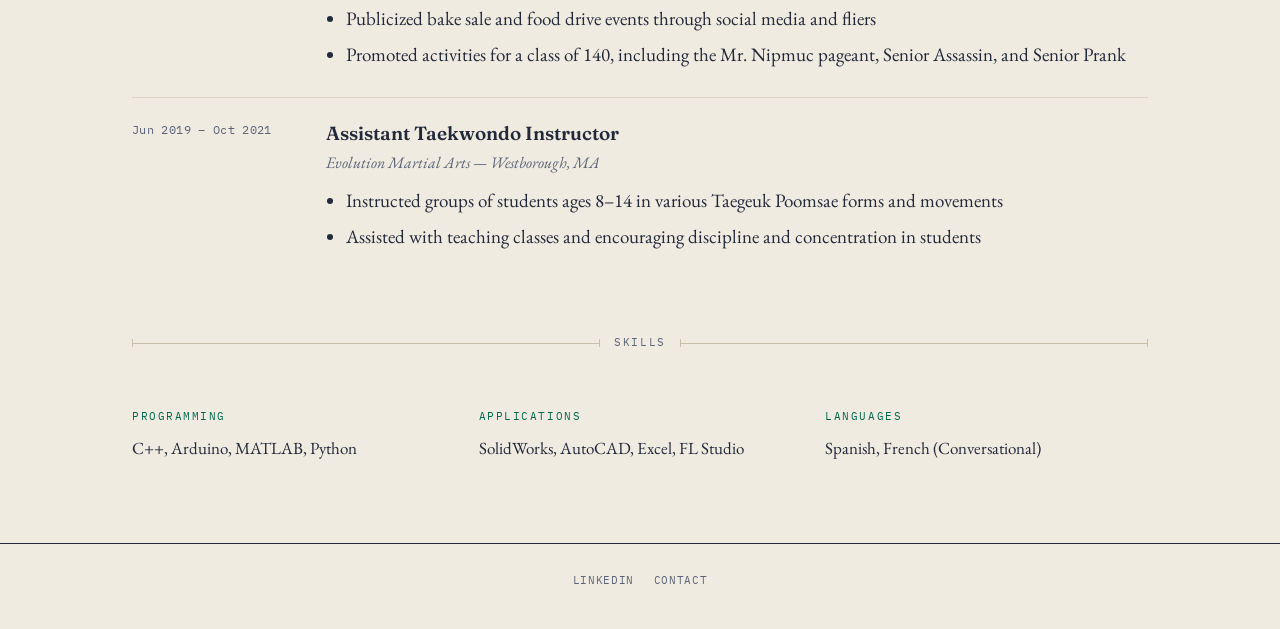
<file: resume.html>
<!DOCTYPE html>
<html lang="en">
<head>
<meta charset="UTF-8">
<meta name="viewport" content="width=device-width, initial-scale=1.0">
<title>Resume — Gabriel Sebastian Rojano</title>
<link rel="stylesheet" href="styles.css">
</head>
<body>

<header class="titleblock">
  <div class="tb-grid">
    <div class="tb-cell">
      <span class="tb-label">Drawn by</span>
      <span class="tb-value">G. S. Rojano</span>
    </div>
    <nav class="tb-nav">
      <a href="index.html">Home</a>
      <a href="projects.html">Projects</a>
      <a href="resume.html" class="active">Resume</a>
      <a href="contact.html">Contact</a>
    </nav>
    <div class="tb-cell">
      <span class="tb-label">Rev.</span>
      <span class="tb-value">2026</span>
    </div>
  </div>
</header>

<main class="wrap">

  <section class="hero" style="padding-bottom: 8px;">
    <p class="eyebrow">Curriculum Vitae</p>
    <h1 style="font-size: clamp(34px, 5vw, 52px);">Resume</h1>
    <p class="role">Education, experience, and skills.</p>
  </section>

  <div style="margin: 28px 0 8px;">
    <a href="resume.pdf" class="btn" download>Download PDF ↓</a>
  </div>

  <div class="dim-divider">
    <span class="dim-line"></span>
    <span class="dim-label">Education</span>
    <span class="dim-line"></span>
  </div>

  <section class="ledger-block">
    <div class="ledger-row">
      <div class="ledger-date">May 2027</div>
      <div class="ledger-main">
        <h3>Northeastern University</h3>
        <p class="ledger-place">Boston, MA — B.S. Mechanical Engineering, Minor in Economics (GPA 3.07)</p>
        <ul>
          <li>Dean's List</li>
          <li>Coursework: Mechanical Engineering Design, System Analysis &amp; Control, Measurements &amp; Analysis, Fluid Dynamics, Thermodynamics, Dynamics, Differential Equations, Circuits &amp; Signals, Mechanics of Materials, Statics, Health &amp; Medical Economics, Microeconomic Theory, Microeconomics</li>
          <li>Study abroad: Queen's University Belfast, Northern Ireland (Sep – Dec 2023)</li>
          <li>Clubs/activities: Wireless Radio (Technician Class), Unicycle Club (President, 2025–2026), Chess, Bluegrass, Animation, Taekwondo, Guitar, Running</li>
        </ul>
      </div>
    </div>
    <div class="ledger-row">
      <div class="ledger-date">May 2023</div>
      <div class="ledger-main">
        <h3>Nipmuc Regional High School</h3>
        <p class="ledger-place">Upton, MA</p>
        <ul>
          <li>AP Courses: Statistics, Macroeconomics, United States History, Language</li>
          <li>Activities: Debate, DECA, National English Honor Society, National French Honor Society</li>
        </ul>
      </div>
    </div>
  </section>

  <div class="dim-divider">
    <span class="dim-line"></span>
    <span class="dim-label">Work &amp; Volunteer Experience</span>
    <span class="dim-line"></span>
  </div>

  <section class="ledger-block">
    <div class="ledger-row">
      <div class="ledger-date">May – Jul 2025</div>
      <div class="ledger-main">
        <h3>Assistant Apartment Maintenance Technician</h3>
        <p class="ledger-place">Kendall Apartments — McAllen, TX</p>
        <ul>
          <li>Aided full-time mechanics with fixing condenser units, rewiring switchboards, and changing plumbing</li>
          <li>Picked up required and requested tools from various hardware stores and delivered them to site</li>
          <li>Provided essential upkeep, including groundskeeping, painting interiors, and managing waste disposal</li>
        </ul>
      </div>
    </div>
    <div class="ledger-row">
      <div class="ledger-date">Sep 2022 – May 2023</div>
      <div class="ledger-main">
        <h3>Student Government, Event Organizer</h3>
        <p class="ledger-place">Nipmuc Regional High School — Upton, MA</p>
        <ul>
          <li>Raised approximately $15,000 through fundraisers with local business promotions, donation nights, and bake sales to fund Senior Prom</li>
          <li>Organized and arranged school pep rallies, prom, and senior activities</li>
          <li>Publicized bake sale and food drive events through social media and fliers</li>
          <li>Promoted activities for a class of 140, including the Mr. Nipmuc pageant, Senior Assassin, and Senior Prank</li>
        </ul>
      </div>
    </div>
    <div class="ledger-row">
      <div class="ledger-date">Jun 2019 – Oct 2021</div>
      <div class="ledger-main">
        <h3>Assistant Taekwondo Instructor</h3>
        <p class="ledger-place">Evolution Martial Arts — Westborough, MA</p>
        <ul>
          <li>Instructed groups of students ages 8–14 in various Taegeuk Poomsae forms and movements</li>
          <li>Assisted with teaching classes and encouraging discipline and concentration in students</li>
        </ul>
      </div>
    </div>
  </section>

  <div class="dim-divider">
    <span class="dim-line"></span>
    <span class="dim-label">Skills</span>
    <span class="dim-line"></span>
  </div>

  <section class="ledger-block">
    <div class="skill-grid">
      <div class="skill-cat">
        <span class="tags-label">Programming</span>
        <p>C++, Arduino, MATLAB, Python</p>
      </div>
      <div class="skill-cat">
        <span class="tags-label">Applications</span>
        <p>SolidWorks, AutoCAD, Excel, FL Studio</p>
      </div>
      <div class="skill-cat">
        <span class="tags-label">Languages</span>
        <p>Spanish, French (Conversational)</p>
      </div>
    </div>
  </section>

</main>

<footer>
  <div class="wrap">
    <div class="footer-links">
      <a href="https://www.linkedin.com/in/sebastian-rojano" target="_blank" rel="noopener">LinkedIn</a>
      <a href="contact.html">Contact</a>
    </div>
  </div>
</footer>

</body>
</html>
</file>
<file: styles.css>
/* =========================================================
   Gabriel Sebastian Rojano — Portfolio
   Design direction: drafting-table elegance.
   Title-block navigation, dimension-line dividers, ledger tables.
   ========================================================= */

@import url('https://fonts.googleapis.com/css2?family=Fraunces:opsz,wght@9..144,400;9..144,500;9..144,600;9..144,700&family=EB+Garamond:ital,wght@0,400;0,500;0,600;1,400&family=IBM+Plex+Mono:wght@400;500&display=swap');

:root {
  /* --- Color tokens --- */
  --paper: #F0EBE0;        /* base linen background */
  --paper-light: #FAF7F0;  /* card / raised surface */
  --ink: #22293B;          /* primary text, deep navy-ink */
  --ink-soft: #5B6478;     /* secondary text */
  --line: #C9BFA8;         /* hairline rules, warm tan-grey */
  --line-soft: #DCD5C4;    /* faint rules */
  --accent: #50C878;       /* primary accent — emerald */
  --accent-dark: #00674F;  /* accent text / hover / pressed — deep emerald */
  --burgundy: #6E2A34;     /* secondary accent, sparing use */

  /* --- Type tokens --- */
  --font-display: 'Fraunces', serif;
  --font-body: 'EB Garamond', serif;
  --font-mono: 'IBM Plex Mono', monospace;

  --tracking-label: 0.14em;
}

* { box-sizing: border-box; }

html {
  scroll-behavior: smooth;
}

@media (prefers-reduced-motion: reduce) {
  html { scroll-behavior: auto; }
  * { animation-duration: 0.01ms !important; transition-duration: 0.01ms !important; }
}

body {
  margin: 0;
  background: var(--paper);
  color: var(--ink);
  font-family: var(--font-body);
  font-size: 19px;
  line-height: 1.6;
  -webkit-font-smoothing: antialiased;
}

a {
  color: inherit;
  text-decoration: none;
}

img { max-width: 100%; display: block; }

.wrap {
  max-width: 1080px;
  margin: 0 auto;
  padding: 0 32px;
}

/* =========================================================
   Title-block header (signature nav element)
   ========================================================= */

.titleblock {
  border-bottom: 1.5px solid var(--ink);
  background: var(--paper);
  position: sticky;
  top: 0;
  z-index: 50;
}

.tb-grid {
  max-width: 1080px;
  margin: 0 auto;
  display: grid;
  grid-template-columns: 1fr auto auto;
  align-items: stretch;
}

.tb-cell {
  padding: 14px 24px;
  display: flex;
  flex-direction: column;
  justify-content: center;
  border-left: 1px solid var(--line);
}
.tb-cell:first-child { border-left: none; padding-left: 32px; }

.tb-label {
  font-family: var(--font-mono);
  font-size: 10px;
  letter-spacing: var(--tracking-label);
  color: var(--ink-soft);
  text-transform: uppercase;
  margin-bottom: 2px;
}

.tb-value {
  font-family: var(--font-display);
  font-size: 17px;
  font-weight: 600;
  color: var(--ink);
}

.tb-nav {
  display: flex;
  align-items: center;
  gap: 28px;
  padding: 0 28px;
  border-left: 1px solid var(--line);
  border-right: 1px solid var(--line);
}

.tb-nav a {
  font-family: var(--font-mono);
  font-size: 12px;
  letter-spacing: var(--tracking-label);
  text-transform: uppercase;
  color: var(--ink-soft);
  padding: 6px 0;
  border-bottom: 1px solid transparent;
  white-space: nowrap;
}

.tb-nav a:hover,
.tb-nav a.active {
  color: var(--accent-dark);
  border-bottom-color: var(--accent);
}

.tb-nav a:focus-visible,
a:focus-visible,
button:focus-visible,
input:focus-visible,
textarea:focus-visible {
  outline: 2px solid var(--accent-dark);
  outline-offset: 3px;
}

@media (max-width: 720px) {
  .tb-grid { grid-template-columns: 1fr; }
  .tb-cell:first-child { padding: 14px 20px 6px; }
  .tb-nav {
    border-left: none;
    border-right: none;
    border-top: 1px solid var(--line);
    padding: 10px 20px;
    gap: 18px;
    flex-wrap: wrap;
  }
  .tb-cell:last-child { display: none; }
}

/* =========================================================
   Dimension-line divider (recurring signature motif)
   ========================================================= */

.dim-divider {
  display: flex;
  align-items: center;
  gap: 14px;
  margin: 56px 0;
  color: var(--ink-soft);
}

.dim-divider .dim-line {
  flex: 1;
  height: 1px;
  background: var(--line);
  position: relative;
}
.dim-divider .dim-line::before,
.dim-divider .dim-line::after {
  content: "";
  position: absolute;
  width: 1px;
  height: 8px;
  background: var(--line);
  top: -3.5px;
}
.dim-divider .dim-line::before { left: 0; }
.dim-divider .dim-line::after { right: 0; }

.dim-divider .dim-label {
  font-family: var(--font-mono);
  font-size: 11px;
  letter-spacing: var(--tracking-label);
  text-transform: uppercase;
  white-space: nowrap;
}

/* =========================================================
   Hero
   ========================================================= */

.hero {
  padding: 96px 0 40px;
}

.hero .eyebrow {
  font-family: var(--font-mono);
  font-size: 12px;
  letter-spacing: var(--tracking-label);
  text-transform: uppercase;
  color: var(--accent-dark);
  margin: 0 0 18px;
}

.hero h1 {
  font-family: var(--font-display);
  font-optical-sizing: auto;
  font-weight: 600;
  font-size: clamp(40px, 6vw, 68px);
  line-height: 1.05;
  margin: 0 0 18px;
  color: var(--ink);
}

.hero .role {
  font-family: var(--font-display);
  font-style: italic;
  font-weight: 400;
  font-size: clamp(20px, 2.6vw, 26px);
  color: var(--ink-soft);
  margin: 0;
}

/* =========================================================
   About
   ========================================================= */

.about-grid {
  display: grid;
  grid-template-columns: 260px 1fr;
  gap: 56px;
  align-items: start;
}

@media (max-width: 720px) {
  .about-grid { grid-template-columns: 1fr; gap: 32px; }
}

.frame {
  aspect-ratio: 3/4;
  border: 1.5px solid var(--ink);
  position: relative;
  background: repeating-linear-gradient(
    135deg,
    var(--paper-light) 0px,
    var(--paper-light) 8px,
    var(--line-soft) 8px,
    var(--line-soft) 9px
  );
  display: flex;
  align-items: center;
  justify-content: center;
  padding: 16px;
}

.frame::before,
.frame::after,
.frame .corner-tl,
.frame .corner-br {
  content: "";
  position: absolute;
  width: 14px;
  height: 14px;
  border: 1px solid var(--accent);
}
.frame::before { top: -1px; left: -1px; border-right: none; border-bottom: none; }
.frame::after { bottom: -1px; right: -1px; border-left: none; border-top: none; }

.frame.has-photo {
  padding: 0;
  background: none;
  overflow: hidden;
}

.frame.has-photo img {
  width: 100%;
  height: 100%;
  object-fit: cover;
  display: block;
}

.frame span {
  font-family: var(--font-mono);
  font-size: 11px;
  text-align: center;
  color: var(--ink-soft);
  letter-spacing: 0.08em;
  text-transform: uppercase;
  background: var(--paper);
  padding: 6px 10px;
  border: 1px solid var(--line);
}

.about-copy h2,
.section-heading {
  font-family: var(--font-display);
  font-weight: 600;
  font-size: 30px;
  margin: 0 0 20px;
}

.about-copy p {
  margin: 0 0 18px;
  color: var(--ink);
  max-width: 60ch;
}

.tags {
  display: flex;
  flex-wrap: wrap;
  gap: 10px;
  margin-top: 24px;
}

.tags .tags-label {
  font-family: var(--font-mono);
  font-size: 11px;
  letter-spacing: var(--tracking-label);
  text-transform: uppercase;
  color: var(--ink-soft);
  width: 100%;
  margin-bottom: 6px;
}

.tag {
  font-family: var(--font-mono);
  font-size: 12px;
  padding: 6px 12px;
  border: 1px solid var(--line);
  color: var(--ink-soft);
  letter-spacing: 0.04em;
}

/* =========================================================
   Buttons / links
   ========================================================= */

.btn {
  display: inline-flex;
  align-items: center;
  gap: 10px;
  font-family: var(--font-mono);
  font-size: 12px;
  letter-spacing: var(--tracking-label);
  text-transform: uppercase;
  color: var(--paper-light);
  background: var(--ink);
  padding: 14px 22px;
  border: 1px solid var(--ink);
  transition: background 0.15s ease, color 0.15s ease;
}
.btn:hover { background: var(--accent-dark); border-color: var(--accent-dark); }

.btn-outline {
  color: var(--ink);
  background: transparent;
  border: 1px solid var(--ink);
}
.btn-outline:hover { color: var(--paper-light); background: var(--ink); }

.text-link {
  font-family: var(--font-mono);
  font-size: 12px;
  letter-spacing: var(--tracking-label);
  text-transform: uppercase;
  color: var(--accent-dark);
  border-bottom: 1px solid var(--accent);
  padding-bottom: 2px;
}
.text-link:hover { color: var(--burgundy); border-color: var(--burgundy); }

/* =========================================================
   Project grid ("sheets")
   ========================================================= */

.sheet-grid {
  display: grid;
  grid-template-columns: repeat(2, 1fr);
  gap: 28px;
}

@media (max-width: 720px) {
  .sheet-grid { grid-template-columns: 1fr; }
}

.sheet-card {
  border: 1.5px solid var(--ink);
  background: var(--paper-light);
  display: flex;
  flex-direction: column;
  transition: transform 0.15s ease, box-shadow 0.15s ease;
}

.sheet-card:hover {
  transform: translateY(-3px);
  box-shadow: 6px 6px 0 var(--line);
}

.sheet-head {
  display: flex;
  justify-content: space-between;
  align-items: center;
  padding: 12px 18px;
  border-bottom: 1px solid var(--line);
  font-family: var(--font-mono);
  font-size: 10px;
  letter-spacing: var(--tracking-label);
  text-transform: uppercase;
  color: var(--ink-soft);
}

.sheet-visual {
  aspect-ratio: 16/9;
  background: repeating-linear-gradient(
    45deg,
    var(--paper) 0px,
    var(--paper) 9px,
    var(--line-soft) 9px,
    var(--line-soft) 10px
  );
  display: flex;
  align-items: center;
  justify-content: center;
  border-bottom: 1px solid var(--line);
}

.sheet-visual span {
  font-family: var(--font-mono);
  font-size: 11px;
  color: var(--ink-soft);
  background: var(--paper-light);
  padding: 6px 12px;
  border: 1px solid var(--line);
  text-transform: uppercase;
  letter-spacing: 0.06em;
}

.sheet-body {
  padding: 22px 24px 26px;
  flex: 1;
  display: flex;
  flex-direction: column;
}

.sheet-body h3 {
  font-family: var(--font-display);
  font-size: 23px;
  font-weight: 600;
  margin: 0 0 10px;
}

.sheet-body p {
  color: var(--ink-soft);
  font-size: 17px;
  margin: 0 0 18px;
  flex: 1;
}

/* =========================================================
   Resume / ledger tables
   ========================================================= */

.ledger-block { margin-bottom: 48px; }

.ledger-block h2 {
  font-family: var(--font-display);
  font-size: 24px;
  font-weight: 600;
  margin: 0 0 4px;
}

.ledger-block .ledger-sub {
  font-family: var(--font-mono);
  font-size: 11px;
  letter-spacing: var(--tracking-label);
  text-transform: uppercase;
  color: var(--ink-soft);
  margin: 0 0 22px;
}

.ledger-row {
  display: grid;
  grid-template-columns: 170px 1fr;
  gap: 24px;
  padding: 20px 0;
  border-top: 1px solid var(--line-soft);
}
.ledger-row:first-of-type { border-top: 1px solid var(--ink); }

@media (max-width: 640px) {
  .ledger-row { grid-template-columns: 1fr; gap: 6px; }
}

.ledger-date {
  font-family: var(--font-mono);
  font-size: 12px;
  color: var(--ink-soft);
  letter-spacing: 0.03em;
  padding-top: 2px;
}

.ledger-main h3 {
  font-family: var(--font-display);
  font-weight: 600;
  font-size: 19px;
  margin: 0 0 2px;
}

.ledger-main .ledger-place {
  font-style: italic;
  color: var(--ink-soft);
  font-size: 16px;
  margin: 0 0 10px;
}

.ledger-main ul {
  margin: 0;
  padding-left: 20px;
}
.ledger-main li { margin-bottom: 6px; color: var(--ink); }

.skill-grid {
  display: grid;
  grid-template-columns: repeat(3, 1fr);
  gap: 24px;
}
@media (max-width: 640px) {
  .skill-grid { grid-template-columns: 1fr 1fr; }
}
.skill-cat .tags-label {
  font-family: var(--font-mono);
  font-size: 11px;
  letter-spacing: var(--tracking-label);
  text-transform: uppercase;
  color: var(--accent-dark);
  margin-bottom: 10px;
  display: block;
}
.skill-cat p { margin: 0; color: var(--ink); font-size: 17px; }

/* =========================================================
   Contact
   ========================================================= */

.contact-grid {
  display: grid;
  grid-template-columns: 1fr 300px;
  gap: 56px;
}
@media (max-width: 720px) {
  .contact-grid { grid-template-columns: 1fr; }
}

.field { margin-bottom: 26px; }

.field label {
  display: block;
  font-family: var(--font-mono);
  font-size: 11px;
  letter-spacing: var(--tracking-label);
  text-transform: uppercase;
  color: var(--ink-soft);
  margin-bottom: 8px;
}

.field input,
.field textarea {
  width: 100%;
  background: transparent;
  border: none;
  border-bottom: 1.5px solid var(--line);
  font-family: var(--font-body);
  font-size: 18px;
  color: var(--ink);
  padding: 8px 2px;
  font-style: italic;
}

.field input:focus,
.field textarea:focus {
  border-bottom-color: var(--accent);
}

.field textarea { resize: vertical; min-height: 110px; }

.contact-card {
  border: 1.5px solid var(--ink);
  padding: 26px;
  background: var(--paper-light);
  align-self: start;
}

.contact-card .tb-label { margin-bottom: 4px; }
.contact-card .contact-item { margin-bottom: 20px; }
.contact-card .contact-item:last-child { margin-bottom: 0; }
.contact-card .contact-item .tb-value { font-size: 15px; word-break: break-word; }

/* =========================================================
   Footer
   ========================================================= */

footer {
  border-top: 1.5px solid var(--ink);
  padding: 28px 0 40px;
  margin-top: 80px;
}

footer .wrap {
  display: flex;
  justify-content: center;
  align-items: center;
  flex-wrap: wrap;
  gap: 12px;
}

footer p {
  font-family: var(--font-mono);
  font-size: 11px;
  letter-spacing: 0.06em;
  color: var(--ink-soft);
  margin: 0;
}

footer .footer-links { display: flex; gap: 20px; }
footer .footer-links a {
  font-family: var(--font-mono);
  font-size: 11px;
  letter-spacing: 0.06em;
  color: var(--ink-soft);
  text-transform: uppercase;
}
footer .footer-links a:hover { color: var(--accent-dark); }

/* =========================================================
   Project detail pages
   ========================================================= */

.project-hero {
  padding: 48px 0 12px;
}

.project-hero .eyebrow-row {
  display: flex;
  justify-content: space-between;
  align-items: baseline;
  flex-wrap: wrap;
  gap: 8px;
  margin-bottom: 20px;
}

.project-hero h1 {
  font-family: var(--font-display);
  font-weight: 600;
  font-size: clamp(32px, 5vw, 50px);
  margin: 0 0 10px;
}

.project-hero .project-role {
  font-style: italic;
  color: var(--ink-soft);
  font-size: 19px;
  margin: 0;
}

.spec-strip {
  display: grid;
  grid-template-columns: repeat(4, 1fr);
  border: 1px solid var(--line);
  margin: 36px 0;
}
@media (max-width: 720px) {
  .spec-strip { grid-template-columns: repeat(2, 1fr); }
}
.spec-cell {
  padding: 16px 20px;
  border-left: 1px solid var(--line);
}
.spec-cell:first-child { border-left: none; }
@media (max-width: 720px) {
  .spec-cell:nth-child(2n+1) { border-left: none; }
  .spec-cell:nth-child(n+3) { border-top: 1px solid var(--line); }
}

.project-visual {
  aspect-ratio: 16/7;
  background: repeating-linear-gradient(
    45deg,
    var(--paper) 0px,
    var(--paper) 9px,
    var(--line-soft) 9px,
    var(--line-soft) 10px
  );
  border: 1.5px solid var(--ink);
  display: flex;
  align-items: center;
  justify-content: center;
  margin-bottom: 8px;
}
.project-visual span {
  font-family: var(--font-mono);
  font-size: 12px;
  color: var(--ink-soft);
  background: var(--paper-light);
  padding: 8px 14px;
  border: 1px solid var(--line);
  text-transform: uppercase;
  letter-spacing: 0.06em;
}
.visual-caption {
  font-family: var(--font-mono);
  font-size: 11px;
  color: var(--ink-soft);
  margin: 0 0 40px;
  text-align: center;
}

.project-body h2 {
  font-family: var(--font-display);
  font-weight: 600;
  font-size: 25px;
  margin: 40px 0 16px;
}
.project-body p { max-width: 68ch; margin: 0 0 16px; }
.project-body ul { max-width: 68ch; padding-left: 22px; }
.project-body li { margin-bottom: 8px; }

/* =========================================================
   Figure cards + media/text split (used on project detail pages
   featuring real report figures)
   ========================================================= */

.media-text-grid {
  display: grid;
  grid-template-columns: 1fr 1fr;
  gap: 48px;
  align-items: start;
  margin: 40px 0 8px;
}
@media (max-width: 800px) {
  .media-text-grid { grid-template-columns: 1fr; }
}

.figure-stack {
  display: flex;
  flex-direction: column;
  gap: 28px;
}

.figure-card {
  border: 1.5px solid var(--ink);
  background: var(--paper-light);
}

.figure-card img {
  width: 100%;
  display: block;
  border-bottom: 1px solid var(--line);
  background: #fff;
}

.figure-card-body {
  padding: 14px 18px 16px;
}

.figure-card-label {
  font-family: var(--font-mono);
  font-size: 10px;
  letter-spacing: var(--tracking-label);
  text-transform: uppercase;
  color: var(--accent-dark);
  margin: 0 0 6px;
}

.figure-card-caption {
  font-family: var(--font-body);
  font-style: italic;
  font-size: 15px;
  color: var(--ink-soft);
  margin: 0 0 12px;
}

.figure-card .text-link {
  font-size: 11px;
}

.project-text-col p {
  margin: 0 0 16px;
  max-width: 62ch;
}

.project-text-col .eyebrow {
  margin-top: 0;
}

/* =========================================================
   Photo gallery (real project photos)
   ========================================================= */

.photo-gallery {
  margin: 40px 0 8px;
}

.photo-hero {
  border: 1.5px solid var(--ink);
  background: var(--paper-light);
  margin-bottom: 20px;
}

.photo-hero img {
  width: 100%;
  display: block;
  border-bottom: 1px solid var(--line);
}

.photo-hero figcaption {
  padding: 12px 18px;
  font-family: var(--font-mono);
  font-size: 11px;
  letter-spacing: 0.04em;
  color: var(--ink-soft);
}

.photo-row {
  display: grid;
  grid-template-columns: repeat(2, 1fr);
  gap: 20px;
}
@media (max-width: 640px) {
  .photo-row { grid-template-columns: 1fr; }
}

.photo-row figure {
  margin: 0;
  border: 1.5px solid var(--ink);
  background: var(--paper-light);
}

.photo-row img {
  width: 100%;
  display: block;
  aspect-ratio: 4/3;
  object-fit: cover;
  border-bottom: 1px solid var(--line);
}

.photo-row figcaption {
  padding: 10px 16px;
  font-family: var(--font-mono);
  font-size: 11px;
  letter-spacing: 0.04em;
  color: var(--ink-soft);
}

.video-hero {
  border: 1.5px solid var(--ink);
  background: var(--paper-light);
  margin-bottom: 20px;
}

.video-hero video {
  width: 100%;
  display: block;
  border-bottom: 1px solid var(--line);
  background: #000;
}

.yt-embed {
  position: relative;
  width: 100%;
  aspect-ratio: 16/9;
  background: #000;
  border-bottom: 1px solid var(--line);
}
.yt-embed iframe {
  position: absolute;
  top: 0; left: 0;
  width: 100%;
  height: 100%;
  border: 0;
  display: block;
}
.yt-embed-vertical {
  aspect-ratio: 9/16;
  max-width: 360px;
  margin: 0 auto;
}

.video-hero figcaption {
  padding: 12px 18px;
  font-family: var(--font-mono);
  font-size: 11px;
  letter-spacing: 0.04em;
  color: var(--ink-soft);
}

.photo-row figcaption em {
  color: var(--ink-soft);
  opacity: 0.75;
}

.writeup-link-row {
  display: flex;
  align-items: center;
  gap: 14px;
  margin: 24px 0 8px;
  flex-wrap: wrap;
}

.project-nav-links {
  display: flex;
  justify-content: space-between;
  margin: 60px 0 0;
  flex-wrap: wrap;
  gap: 16px;
}
</file>
